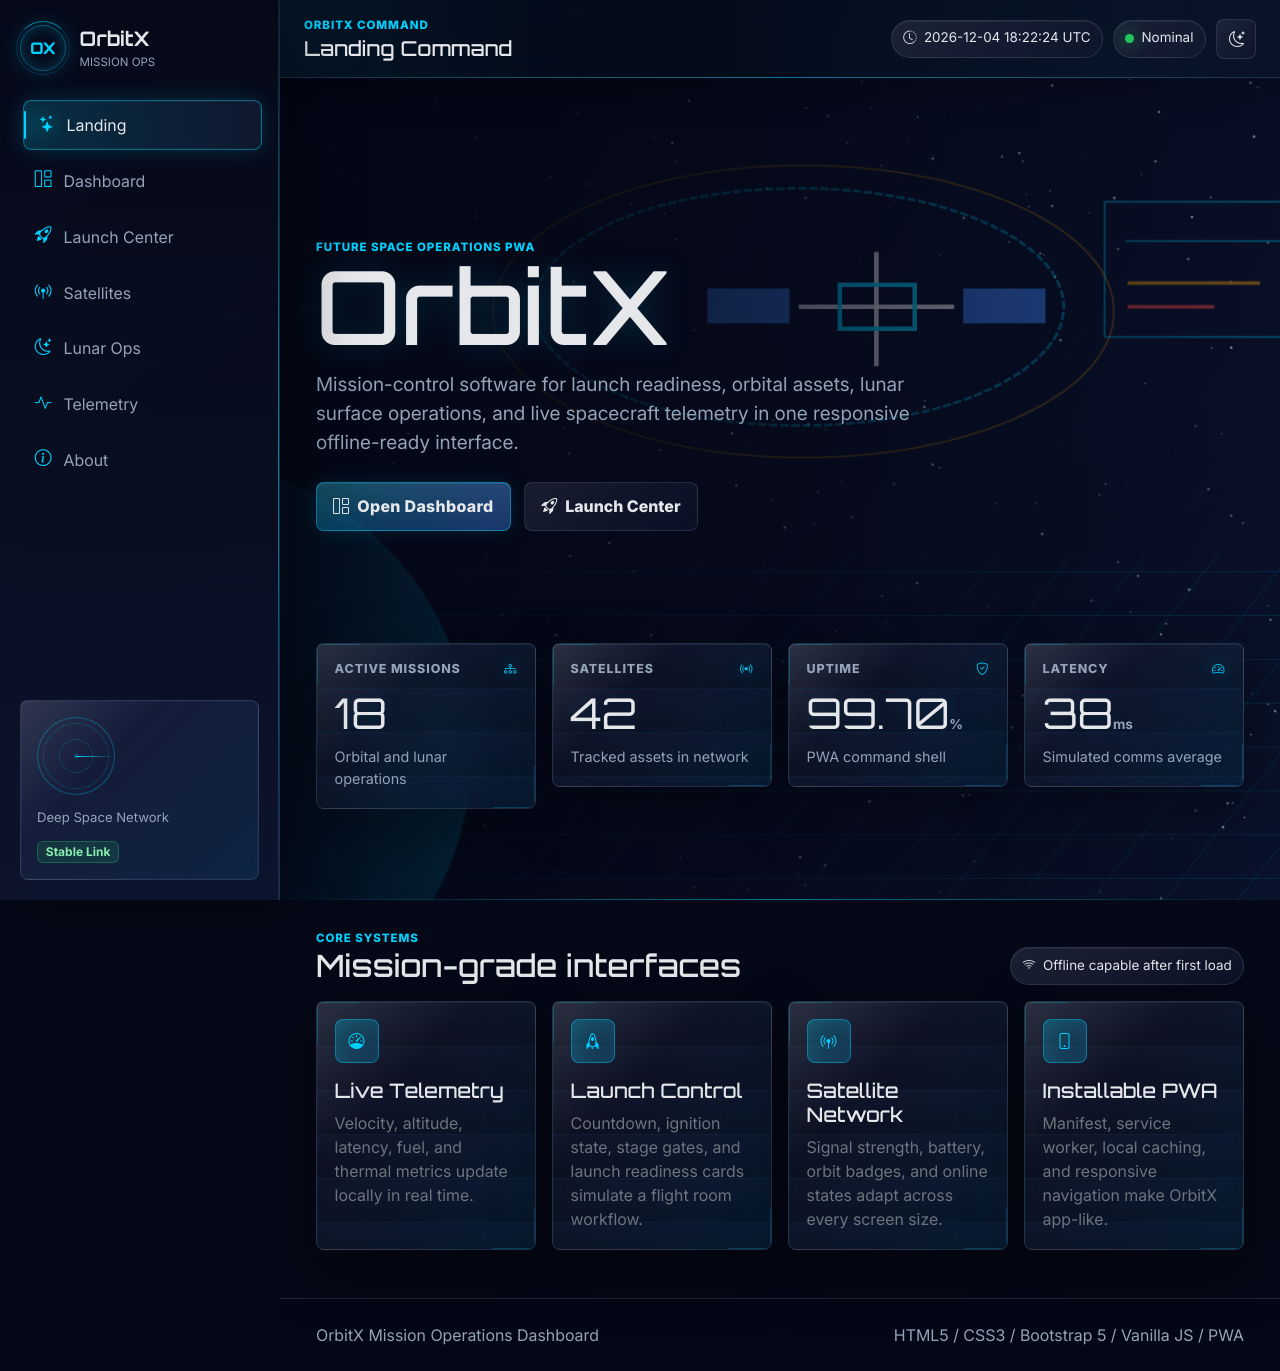
<file: index.html>
﻿<!doctype html>
<html lang="en">
<head>
  <meta charset="utf-8">
  <meta name="viewport" content="width=device-width, initial-scale=1">
  <meta name="theme-color" content="#050816">
  <meta name="description" content="OrbitX is a futuristic responsive PWA for space mission operations, launch control, satellites, lunar resources, and telemetry.">
  <title>OrbitX | Mission Operations</title>
  <link rel="manifest" href="manifest.json">
  <link rel="apple-touch-icon" href="images/orbitx-icon-192.png">
  <link rel="preconnect" href="https://fonts.googleapis.com">
  <link rel="preconnect" href="https://fonts.gstatic.com" crossorigin>
  <link href="https://fonts.googleapis.com/css2?family=Inter:wght@400;500;600;700;800&family=Orbitron:wght@600;700;800;900&display=swap" rel="stylesheet">
  <link href="https://cdn.jsdelivr.net/npm/bootstrap@5.3.3/dist/css/bootstrap.min.css" rel="stylesheet">
  <link href="https://cdn.jsdelivr.net/npm/bootstrap-icons@1.11.3/font/bootstrap-icons.min.css" rel="stylesheet">
  <link rel="stylesheet" href="css/style.css">
  <link rel="stylesheet" href="css/responsive.css">
</head>
<body class="app-body" data-page="index">
  <div class="starscape" aria-hidden="true"></div>




    <main>
      <section class="landing-hero page-content">
        <div class="container-fluid">
          <div class="hero-copy fade-in">
            <span class="eyebrow">Future Space Operations PWA</span>
            <h1>OrbitX</h1>
            <p>Mission-control software for launch readiness, orbital assets, lunar surface operations, and live spacecraft telemetry in one responsive offline-ready interface.</p>
            <div class="hero-actions">
              <a class="btn btn-orbit" href="dashboard.html"><i class="bi bi-grid-1x2 me-2"></i>Open Dashboard</a>
              <a class="btn btn-ghost" href="launch.html"><i class="bi bi-rocket-takeoff me-2"></i>Launch Center</a>
            </div>
          </div>
          <div class="row g-3 mission-stat-grid">
            <div class="col-6 col-xl-3">
              <article class="glass-card stat-card fade-in delay-1">
                <span class="card-label">Active Missions <i class="bi bi-diagram-3"></i></span>
                <p class="metric-value counter" data-target="18">0</p>
                <p class="metric-note">Orbital and lunar operations</p>
              </article>
            </div>
            <div class="col-6 col-xl-3">
              <article class="glass-card stat-card fade-in delay-2">
                <span class="card-label">Satellites <i class="bi bi-broadcast"></i></span>
                <p class="metric-value counter" data-target="42">0</p>
                <p class="metric-note">Tracked assets in network</p>
              </article>
            </div>
            <div class="col-6 col-xl-3">
              <article class="glass-card stat-card fade-in delay-3">
                <span class="card-label">Uptime <i class="bi bi-shield-check"></i></span>
                <p class="metric-value"><span class="counter" data-target="99.98" data-decimals="2"></span><small>%</small></p>
                <p class="metric-note">PWA command shell</p>
              </article>
            </div>
            <div class="col-6 col-xl-3">
              <article class="glass-card stat-card fade-in delay-3">
                <span class="card-label">Latency <i class="bi bi-speedometer2"></i></span>
                <p class="metric-value"><span class="counter" data-target="38"></span><small>ms</small></p>
                <p class="metric-note">Simulated comms average</p>
              </article>
            </div>
          </div>
        </div>
      </section>

      <section class="page-content page-section">
        <div class="container-fluid">
          <div class="d-flex align-items-end justify-content-between gap-3 flex-wrap mb-3">
            <div>
              <span class="eyebrow">Core Systems</span>
              <h2 class="section-heading mb-0">Mission-grade interfaces</h2>
            </div>
            <span class="signal-pill"><i class="bi bi-wifi"></i> Offline capable after first load</span>
          </div>
          <div class="row g-3">
            <div class="col-md-6 col-xl-3">
              <article class="feature-tile fade-in">
                <span class="feature-icon"><i class="bi bi-speedometer"></i></span>
                <h3 class="h5">Live Telemetry</h3>
                <p class="text-secondary mb-0">Velocity, altitude, latency, fuel, and thermal metrics update locally in real time.</p>
              </article>
            </div>
            <div class="col-md-6 col-xl-3">
              <article class="feature-tile fade-in delay-1">
                <span class="feature-icon"><i class="bi bi-rocket"></i></span>
                <h3 class="h5">Launch Control</h3>
                <p class="text-secondary mb-0">Countdown, ignition state, stage gates, and launch readiness cards simulate a flight room workflow.</p>
              </article>
            </div>
            <div class="col-md-6 col-xl-3">
              <article class="feature-tile fade-in delay-2">
                <span class="feature-icon"><i class="bi bi-broadcast-pin"></i></span>
                <h3 class="h5">Satellite Network</h3>
                <p class="text-secondary mb-0">Signal strength, battery, orbit badges, and online states adapt across every screen size.</p>
              </article>
            </div>
            <div class="col-md-6 col-xl-3">
              <article class="feature-tile fade-in delay-3">
                <span class="feature-icon"><i class="bi bi-phone"></i></span>
                <h3 class="h5">Installable PWA</h3>
                <p class="text-secondary mb-0">Manifest, service worker, local caching, and responsive navigation make OrbitX app-like.</p>
              </article>
            </div>
          </div>
        </div>
      </section>
    </main>



  <script src="https://cdn.jsdelivr.net/npm/bootstrap@5.3.3/dist/js/bootstrap.bundle.min.js"></script>
  <script src="js/layout.js"></script>
  <script src="js/app.js"></script>
</body>
</html>
</file>
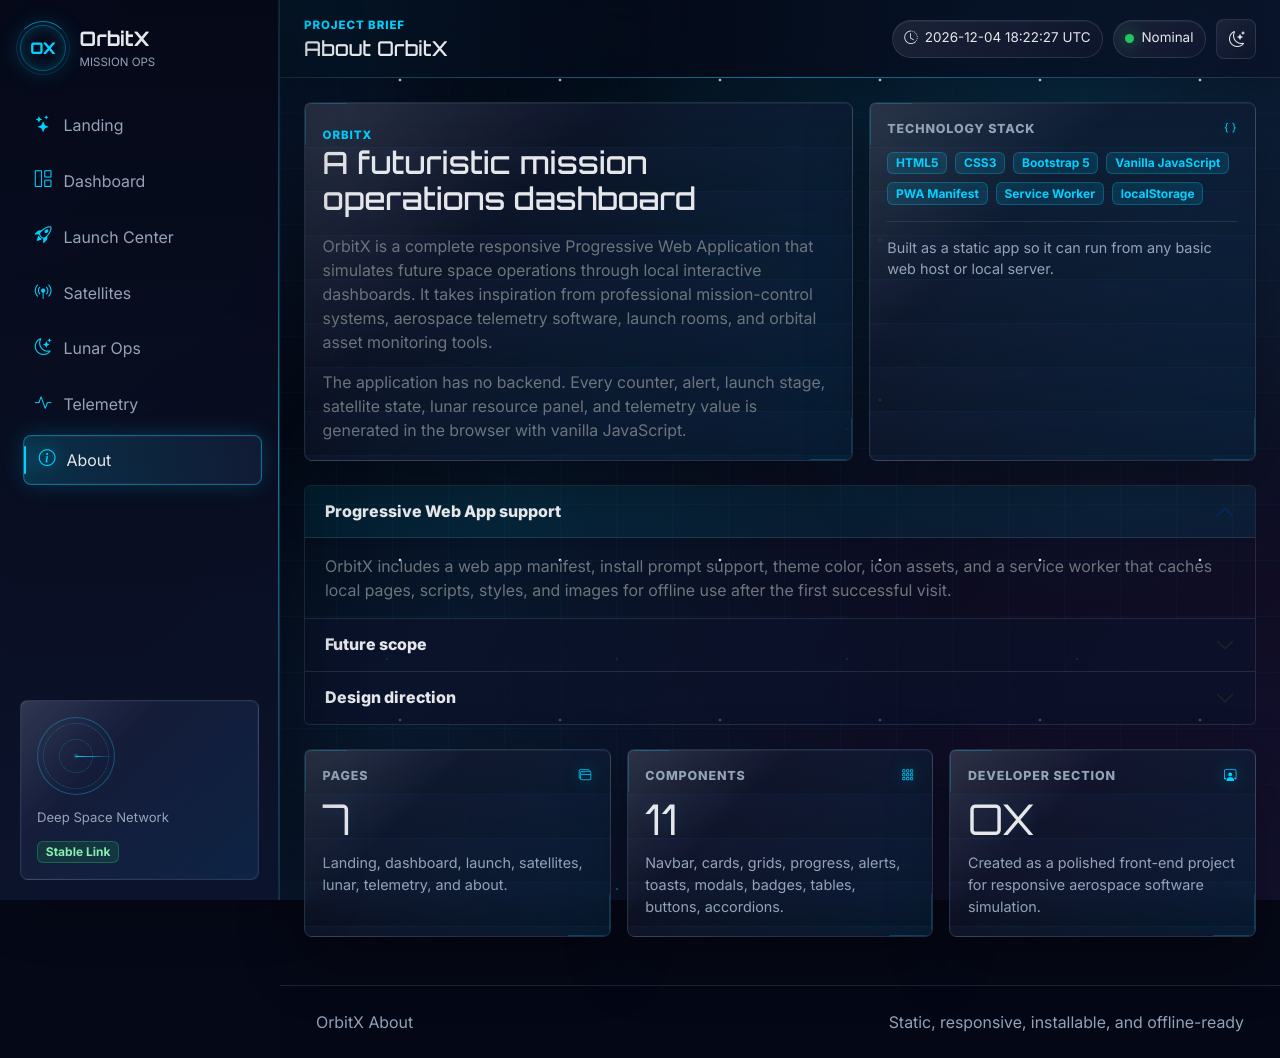
<file: about.html>
﻿<!doctype html>
<html lang="en">
<head>
  <meta charset="utf-8">
  <meta name="viewport" content="width=device-width, initial-scale=1">
  <meta name="theme-color" content="#050816">
  <meta name="description" content="About OrbitX, a futuristic responsive PWA space mission operations dashboard built with HTML, CSS, Bootstrap, and vanilla JavaScript.">
  <title>OrbitX | About</title>
  <link rel="manifest" href="manifest.json">
  <link rel="apple-touch-icon" href="images/orbitx-icon-192.png">
  <link rel="preconnect" href="https://fonts.googleapis.com">
  <link rel="preconnect" href="https://fonts.gstatic.com" crossorigin>
  <link href="https://fonts.googleapis.com/css2?family=Inter:wght@400;500;600;700;800&family=Orbitron:wght@600;700;800;900&display=swap" rel="stylesheet">
  <link href="https://cdn.jsdelivr.net/npm/bootstrap@5.3.3/dist/css/bootstrap.min.css" rel="stylesheet">
  <link href="https://cdn.jsdelivr.net/npm/bootstrap-icons@1.11.3/font/bootstrap-icons.min.css" rel="stylesheet">
  <link rel="stylesheet" href="css/style.css">
  <link rel="stylesheet" href="css/responsive.css">
</head>
<body class="app-body" data-page="about">
  <div class="starscape" aria-hidden="true"></div>




    <main class="page-content">
      <section class="page-section">
        <div class="row g-3 align-items-stretch">
          <div class="col-xl-7">
            <article class="glass-card h-100 fade-in">
              <span class="eyebrow">OrbitX</span>
              <h2 class="section-heading">A futuristic mission operations dashboard</h2>
              <p class="text-secondary">OrbitX is a complete responsive Progressive Web Application that simulates future space operations through local interactive dashboards. It takes inspiration from professional mission-control systems, aerospace telemetry software, launch rooms, and orbital asset monitoring tools.</p>
              <p class="text-secondary mb-0">The application has no backend. Every counter, alert, launch stage, satellite state, lunar resource panel, and telemetry value is generated in the browser with vanilla JavaScript.</p>
            </article>
          </div>
          <div class="col-xl-5">
            <article class="glass-card h-100 fade-in delay-1">
              <span class="card-label">Technology Stack <i class="bi bi-braces"></i></span>
              <div class="d-flex flex-wrap gap-2">
                <span class="badge badge-soft">HTML5</span>
                <span class="badge badge-soft">CSS3</span>
                <span class="badge badge-soft">Bootstrap 5</span>
                <span class="badge badge-soft">Vanilla JavaScript</span>
                <span class="badge badge-soft">PWA Manifest</span>
                <span class="badge badge-soft">Service Worker</span>
                <span class="badge badge-soft">localStorage</span>
              </div>
              <hr class="border-secondary">
              <p class="metric-note">Built as a static app so it can run from any basic web host or local server.</p>
            </article>
          </div>
        </div>
      </section>

      <section class="page-section">
        <div class="accordion" id="aboutAccordion">
          <div class="accordion-item">
            <h2 class="accordion-header">
              <button class="accordion-button" type="button" data-bs-toggle="collapse" data-bs-target="#pwaPanel" aria-expanded="true" aria-controls="pwaPanel">
                Progressive Web App support
              </button>
            </h2>
            <div id="pwaPanel" class="accordion-collapse collapse show" data-bs-parent="#aboutAccordion">
              <div class="accordion-body text-secondary">
                OrbitX includes a web app manifest, install prompt support, theme color, icon assets, and a service worker that caches local pages, scripts, styles, and images for offline use after the first successful visit.
              </div>
            </div>
          </div>
          <div class="accordion-item">
            <h2 class="accordion-header">
              <button class="accordion-button collapsed" type="button" data-bs-toggle="collapse" data-bs-target="#futurePanel" aria-expanded="false" aria-controls="futurePanel">
                Future scope
              </button>
            </h2>
            <div id="futurePanel" class="accordion-collapse collapse" data-bs-parent="#aboutAccordion">
              <div class="accordion-body text-secondary">
                Future versions could add real WebSocket telemetry, authenticated mission roles, 3D orbital visualization, live weather feeds, launch provider integrations, and persistent mission timelines backed by a database.
              </div>
            </div>
          </div>
          <div class="accordion-item">
            <h2 class="accordion-header">
              <button class="accordion-button collapsed" type="button" data-bs-toggle="collapse" data-bs-target="#designPanel" aria-expanded="false" aria-controls="designPanel">
                Design direction
              </button>
            </h2>
            <div id="designPanel" class="accordion-collapse collapse" data-bs-parent="#aboutAccordion">
              <div class="accordion-body text-secondary">
                The visual system uses a dark mission-control base, cyan and blue telemetry accents, warning and danger states, glassmorphism surfaces, restrained motion, and dense dashboard layouts intended for repeated operational scanning.
              </div>
            </div>
          </div>
        </div>
      </section>

      <section class="page-section">
        <div class="row g-3">
          <div class="col-md-4">
            <article class="metric-card h-100">
              <span class="card-label">Pages <i class="bi bi-window-stack"></i></span>
              <p class="metric-value"><span class="counter" data-target="7"></span></p>
              <p class="metric-note">Landing, dashboard, launch, satellites, lunar, telemetry, and about.</p>
            </article>
          </div>
          <div class="col-md-4">
            <article class="metric-card h-100">
              <span class="card-label">Components <i class="bi bi-grid-3x3-gap"></i></span>
              <p class="metric-value"><span class="counter" data-target="11"></span></p>
              <p class="metric-note">Navbar, cards, grids, progress, alerts, toasts, modals, badges, tables, buttons, accordions.</p>
            </article>
          </div>
          <div class="col-md-4">
            <article class="metric-card h-100">
              <span class="card-label">Developer Section <i class="bi bi-person-workspace"></i></span>
              <p class="metric-value">OX</p>
              <p class="metric-note">Created as a polished front-end project for responsive aerospace software simulation.</p>
            </article>
          </div>
        </div>
      </section>
    </main>


  <script src="https://cdn.jsdelivr.net/npm/bootstrap@5.3.3/dist/js/bootstrap.bundle.min.js"></script>
  <script src="js/layout.js"></script>
  <script src="js/app.js"></script>
</body>
</html>
</file>
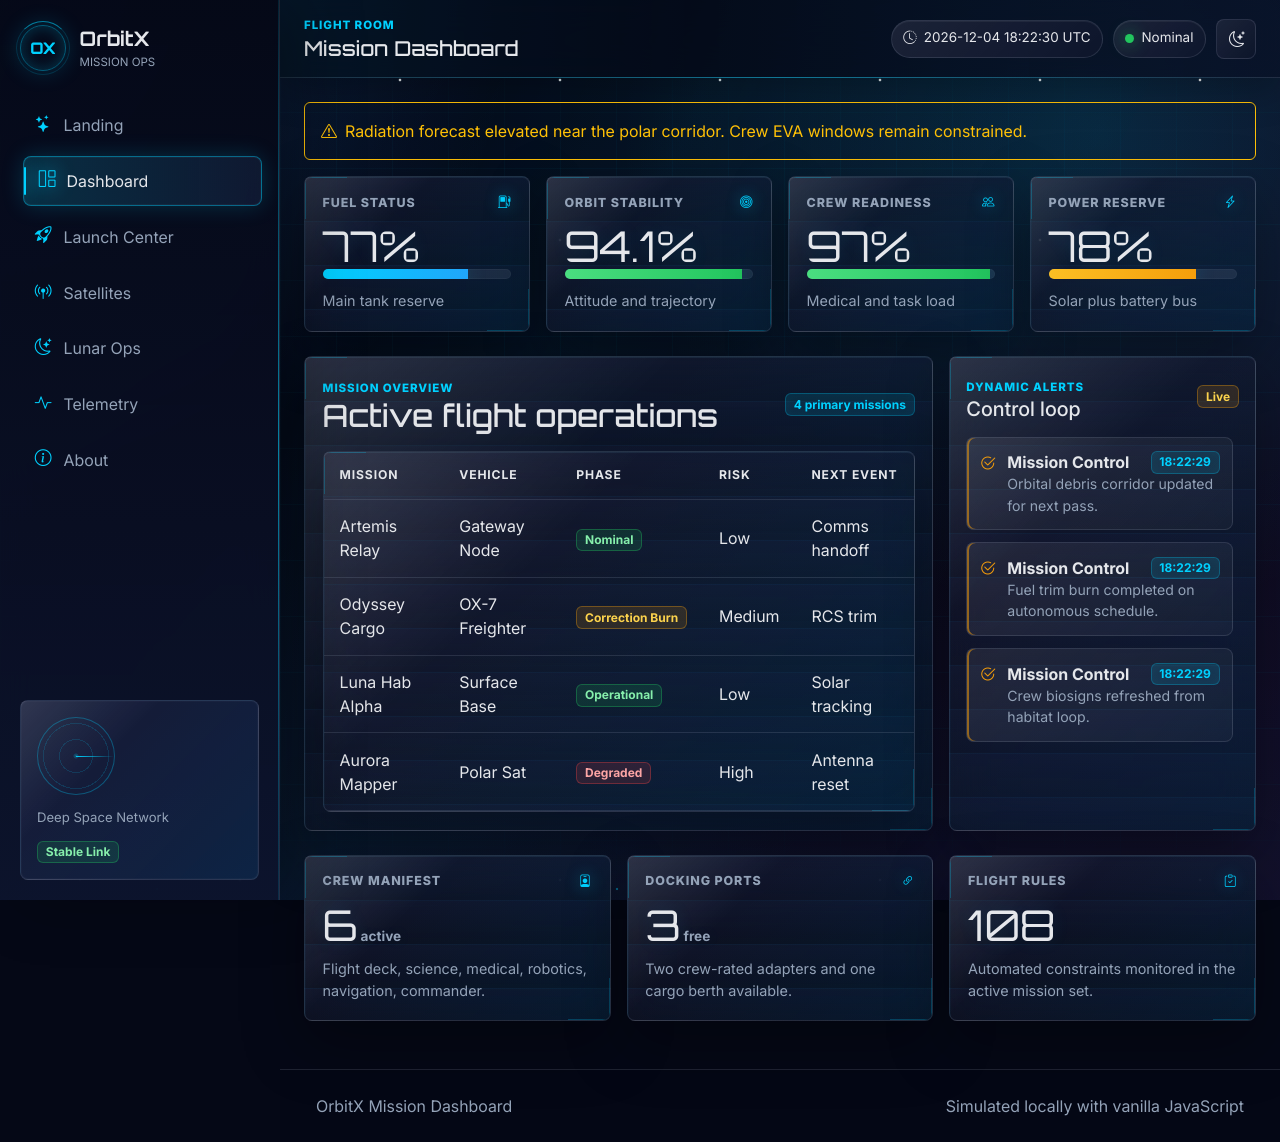
<file: dashboard.html>
﻿<!doctype html>
<html lang="en">
<head>
  <meta charset="utf-8">
  <meta name="viewport" content="width=device-width, initial-scale=1">
  <meta name="theme-color" content="#050816">
  <meta name="description" content="OrbitX mission dashboard with crew statistics, fuel, orbit stability, alerts, and mission tables.">
  <title>OrbitX | Mission Dashboard</title>
  <link rel="manifest" href="manifest.json">
  <link rel="apple-touch-icon" href="images/orbitx-icon-192.png">
  <link rel="preconnect" href="https://fonts.googleapis.com">
  <link rel="preconnect" href="https://fonts.gstatic.com" crossorigin>
  <link href="https://fonts.googleapis.com/css2?family=Inter:wght@400;500;600;700;800&family=Orbitron:wght@600;700;800;900&display=swap" rel="stylesheet">
  <link href="https://cdn.jsdelivr.net/npm/bootstrap@5.3.3/dist/css/bootstrap.min.css" rel="stylesheet">
  <link href="https://cdn.jsdelivr.net/npm/bootstrap-icons@1.11.3/font/bootstrap-icons.min.css" rel="stylesheet">
  <link rel="stylesheet" href="css/style.css">
  <link rel="stylesheet" href="css/responsive.css">
</head>
<body class="app-body" data-page="dashboard">
  <div class="starscape" aria-hidden="true"></div>




    <main class="page-content">
      <section class="page-section">
        <div class="alert alert-warning bg-transparent border-warning text-warning pulse-alert d-flex align-items-center gap-2" role="alert">
          <i class="bi bi-exclamation-triangle"></i>
          <div>Radiation forecast elevated near the polar corridor. Crew EVA windows remain constrained.</div>
        </div>
        <div class="row g-3">
          <div class="col-md-6 col-xl-3">
            <article class="metric-card fade-in">
              <span class="card-label">Fuel Status <i class="bi bi-fuel-pump"></i></span>
              <p class="metric-value" id="fuelStatusValue">--</p>
              <div class="progress" role="progressbar" aria-label="Fuel status"><div class="progress-bar" id="fuelStatusBar"></div></div>
              <p class="metric-note">Main tank reserve</p>
            </article>
          </div>
          <div class="col-md-6 col-xl-3">
            <article class="metric-card fade-in delay-1">
              <span class="card-label">Orbit Stability <i class="bi bi-bullseye"></i></span>
              <p class="metric-value" id="orbitStabilityValue">--</p>
              <div class="progress" role="progressbar" aria-label="Orbit stability"><div class="progress-bar bg-success" id="orbitStabilityBar"></div></div>
              <p class="metric-note">Attitude and trajectory</p>
            </article>
          </div>
          <div class="col-md-6 col-xl-3">
            <article class="metric-card fade-in delay-2">
              <span class="card-label">Crew Readiness <i class="bi bi-people"></i></span>
              <p class="metric-value" id="crewReadinessValue">--</p>
              <div class="progress" role="progressbar" aria-label="Crew readiness"><div class="progress-bar bg-success" id="crewReadinessBar"></div></div>
              <p class="metric-note">Medical and task load</p>
            </article>
          </div>
          <div class="col-md-6 col-xl-3">
            <article class="metric-card fade-in delay-3">
              <span class="card-label">Power Reserve <i class="bi bi-lightning-charge"></i></span>
              <p class="metric-value" id="powerReserveValue">--</p>
              <div class="progress" role="progressbar" aria-label="Power reserve"><div class="progress-bar bg-warning" id="powerReserveBar"></div></div>
              <p class="metric-note">Solar plus battery bus</p>
            </article>
          </div>
        </div>
      </section>

      <section class="page-section">
        <div class="row g-3">
          <div class="col-xl-8">
            <article class="glass-card h-100">
              <div class="d-flex align-items-center justify-content-between gap-3 flex-wrap mb-3">
                <div>
                  <span class="eyebrow">Mission Overview</span>
                  <h2 class="section-heading mb-0">Active flight operations</h2>
                </div>
                <span class="badge badge-soft">4 primary missions</span>
              </div>
              <div class="orbit-table-wrap table-responsive">
                <table class="table orbit-table align-middle">
                  <thead>
                    <tr>
                      <th>Mission</th>
                      <th>Vehicle</th>
                      <th>Phase</th>
                      <th>Risk</th>
                      <th>Next Event</th>
                    </tr>
                  </thead>
                  <tbody>
                    <tr>
                      <td>Artemis Relay</td>
                      <td>Gateway Node</td>
                      <td><span class="badge badge-success-soft">Nominal</span></td>
                      <td>Low</td>
                      <td>Comms handoff</td>
                    </tr>
                    <tr>
                      <td>Odyssey Cargo</td>
                      <td>OX-7 Freighter</td>
                      <td><span class="badge badge-warning-soft">Correction Burn</span></td>
                      <td>Medium</td>
                      <td>RCS trim</td>
                    </tr>
                    <tr>
                      <td>Luna Hab Alpha</td>
                      <td>Surface Base</td>
                      <td><span class="badge badge-success-soft">Operational</span></td>
                      <td>Low</td>
                      <td>Solar tracking</td>
                    </tr>
                    <tr>
                      <td>Aurora Mapper</td>
                      <td>Polar Sat</td>
                      <td><span class="badge badge-danger-soft">Degraded</span></td>
                      <td>High</td>
                      <td>Antenna reset</td>
                    </tr>
                  </tbody>
                </table>
              </div>
            </article>
          </div>
          <div class="col-xl-4">
            <aside class="alert-panel h-100">
              <div class="d-flex align-items-center justify-content-between gap-2 mb-3">
                <div>
                  <span class="eyebrow">Dynamic Alerts</span>
                  <h2 class="h5 mb-0">Control loop</h2>
                </div>
                <span class="badge badge-warning-soft">Live</span>
              </div>
              <div class="alert-feed" id="dashboardAlertFeed"></div>
            </aside>
          </div>
        </div>
      </section>

      <section class="page-section">
        <div class="row g-3">
          <div class="col-md-4">
            <article class="glass-card">
              <span class="card-label">Crew Manifest <i class="bi bi-person-badge"></i></span>
              <p class="metric-value"><span class="counter" data-target="6"></span><small> active</small></p>
              <p class="metric-note">Flight deck, science, medical, robotics, navigation, commander.</p>
            </article>
          </div>
          <div class="col-md-4">
            <article class="glass-card">
              <span class="card-label">Docking Ports <i class="bi bi-link-45deg"></i></span>
              <p class="metric-value"><span class="counter" data-target="3"></span><small> free</small></p>
              <p class="metric-note">Two crew-rated adapters and one cargo berth available.</p>
            </article>
          </div>
          <div class="col-md-4">
            <article class="glass-card">
              <span class="card-label">Flight Rules <i class="bi bi-clipboard-check"></i></span>
              <p class="metric-value"><span class="counter" data-target="128"></span></p>
              <p class="metric-note">Automated constraints monitored in the active mission set.</p>
            </article>
          </div>
        </div>
      </section>
    </main>


  <script src="https://cdn.jsdelivr.net/npm/bootstrap@5.3.3/dist/js/bootstrap.bundle.min.js"></script>
  <script src="js/layout.js"></script>
  <script src="js/app.js"></script>
  <script src="js/dashboard.js"></script>
</body>
</html>
</file>
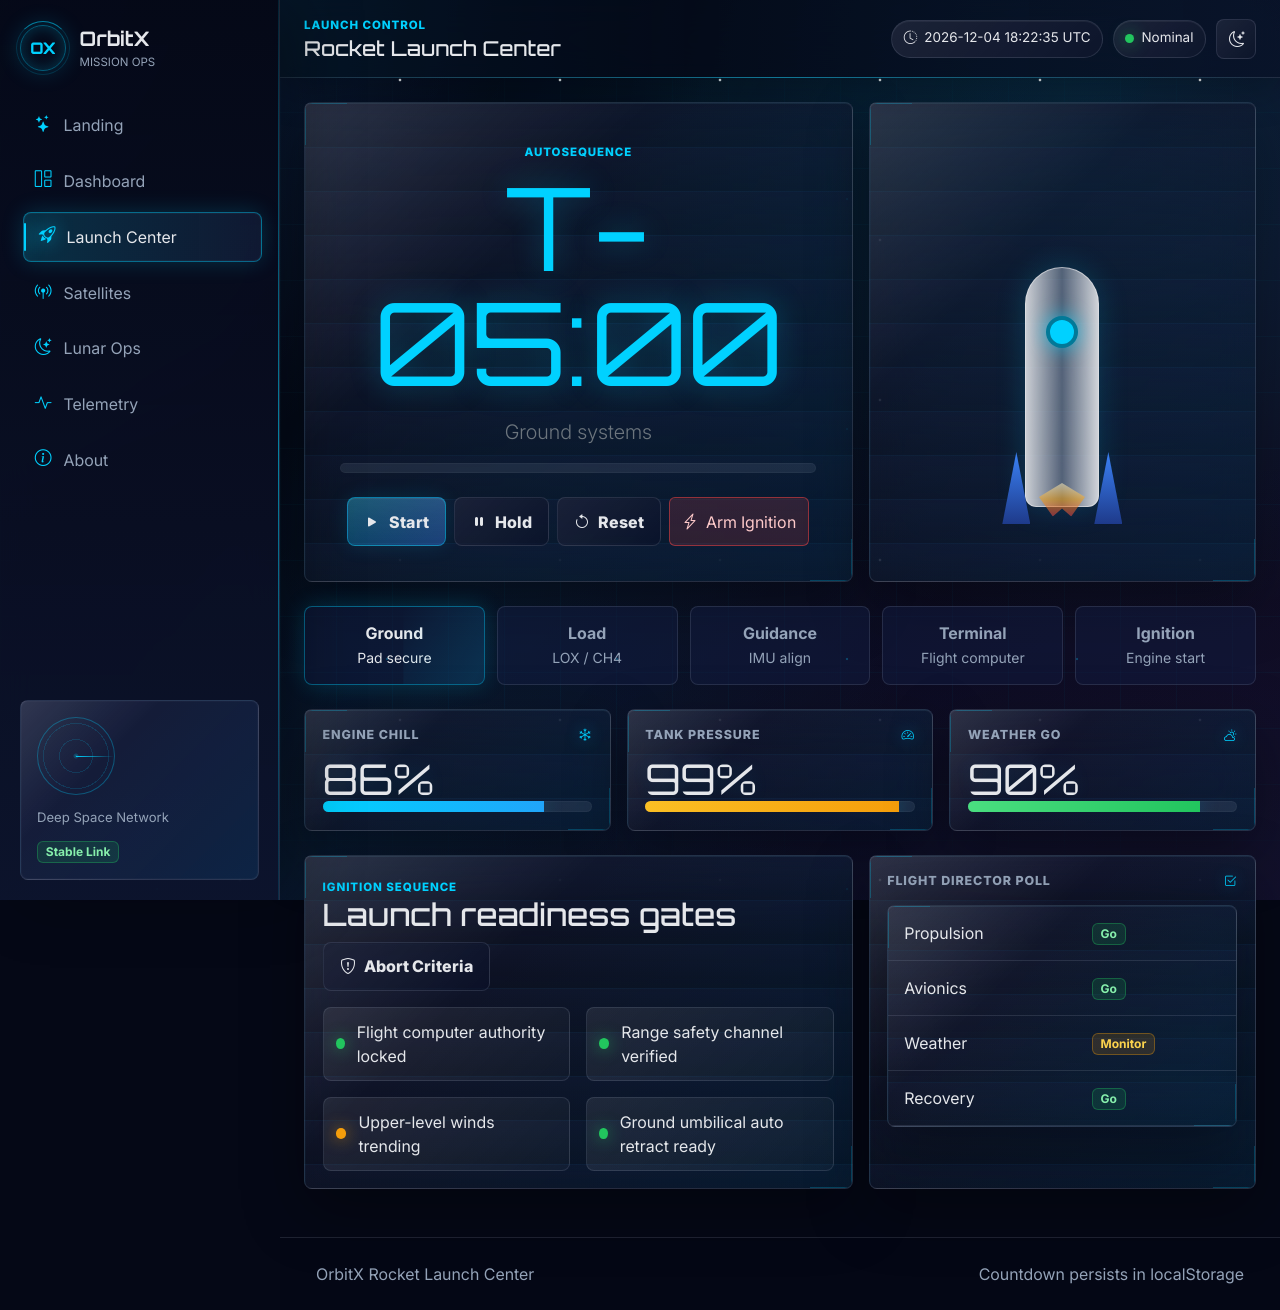
<file: launch.html>
﻿<!doctype html>
<html lang="en">
<head>
  <meta charset="utf-8">
  <meta name="viewport" content="width=device-width, initial-scale=1">
  <meta name="theme-color" content="#050816">
  <meta name="description" content="OrbitX launch center with countdown timer, stage indicators, rocket status, and ignition sequence simulation.">
  <title>OrbitX | Rocket Launch Center</title>
  <link rel="manifest" href="manifest.json">
  <link rel="apple-touch-icon" href="images/orbitx-icon-192.png">
  <link rel="preconnect" href="https://fonts.googleapis.com">
  <link rel="preconnect" href="https://fonts.gstatic.com" crossorigin>
  <link href="https://fonts.googleapis.com/css2?family=Inter:wght@400;500;600;700;800&family=Orbitron:wght@600;700;800;900&display=swap" rel="stylesheet">
  <link href="https://cdn.jsdelivr.net/npm/bootstrap@5.3.3/dist/css/bootstrap.min.css" rel="stylesheet">
  <link href="https://cdn.jsdelivr.net/npm/bootstrap-icons@1.11.3/font/bootstrap-icons.min.css" rel="stylesheet">
  <link rel="stylesheet" href="css/style.css">
  <link rel="stylesheet" href="css/responsive.css">
</head>
<body class="app-body" data-page="launch">
  <div class="starscape" aria-hidden="true"></div>




    <main class="page-content">
      <section class="page-section">
        <div class="row g-3 align-items-stretch">
          <div class="col-xl-7">
            <article class="glass-card launch-clock h-100 fade-in">
              <span class="eyebrow">Autosequence</span>
              <p class="countdown-display" id="countdownDisplay">T-05:00</p>
              <p class="lead text-secondary mb-3" id="launchStageLabel">Ground systems</p>
              <div class="progress mb-4" role="progressbar" aria-label="Launch progress">
                <div class="progress-bar" id="launchProgress"></div>
              </div>
              <div class="d-flex flex-wrap justify-content-center gap-2">
                <button class="btn btn-orbit" id="launchStart" type="button"><i class="bi bi-play-fill me-2"></i>Start</button>
                <button class="btn btn-ghost" id="launchHold" type="button"><i class="bi bi-pause-fill me-2"></i>Hold</button>
                <button class="btn btn-ghost" id="launchReset" type="button"><i class="bi bi-arrow-counterclockwise me-2"></i>Reset</button>
                <button class="btn btn-danger-orbit" id="ignitionBtn" type="button"><i class="bi bi-lightning-charge me-2"></i>Arm Ignition</button>
              </div>
            </article>
          </div>
          <div class="col-xl-5">
            <article class="glass-card rocket-visual h-100" id="rocketVisual" aria-label="Animated rocket status">
              <div class="rocket-body"><span class="rocket-window"></span></div>
              <div class="rocket-flame"></div>
            </article>
          </div>
        </div>
      </section>

      <section class="page-section">
        <div class="stage-track">
          <div class="stage-step active"><strong>Ground</strong><br><small>Pad secure</small></div>
          <div class="stage-step"><strong>Load</strong><br><small>LOX / CH4</small></div>
          <div class="stage-step"><strong>Guidance</strong><br><small>IMU align</small></div>
          <div class="stage-step"><strong>Terminal</strong><br><small>Flight computer</small></div>
          <div class="stage-step"><strong>Ignition</strong><br><small>Engine start</small></div>
        </div>
      </section>

      <section class="page-section">
        <div class="row g-3">
          <div class="col-md-4">
            <article class="metric-card">
              <span class="card-label">Engine Chill <i class="bi bi-snow"></i></span>
              <p class="metric-value" id="engineChillValue">--</p>
              <div class="progress" role="progressbar" aria-label="Engine chill"><div class="progress-bar" id="engineChillBar"></div></div>
            </article>
          </div>
          <div class="col-md-4">
            <article class="metric-card">
              <span class="card-label">Tank Pressure <i class="bi bi-speedometer2"></i></span>
              <p class="metric-value" id="tankPressureValue">--</p>
              <div class="progress" role="progressbar" aria-label="Tank pressure"><div class="progress-bar bg-warning" id="tankPressureBar"></div></div>
            </article>
          </div>
          <div class="col-md-4">
            <article class="metric-card">
              <span class="card-label">Weather Go <i class="bi bi-cloud-sun"></i></span>
              <p class="metric-value" id="weatherValue">--</p>
              <div class="progress" role="progressbar" aria-label="Weather go"><div class="progress-bar bg-success" id="weatherBar"></div></div>
            </article>
          </div>
        </div>
      </section>

      <section class="page-section">
        <div class="row g-3">
          <div class="col-lg-7">
            <article class="glass-card h-100">
              <div class="d-flex align-items-center justify-content-between gap-2 flex-wrap mb-3">
                <div>
                  <span class="eyebrow">Ignition Sequence</span>
                  <h2 class="section-heading mb-0">Launch readiness gates</h2>
                </div>
                <button class="btn btn-ghost" type="button" data-bs-toggle="modal" data-bs-target="#abortModal"><i class="bi bi-shield-exclamation me-2"></i>Abort Criteria</button>
              </div>
              <div class="row g-3">
                <div class="col-sm-6">
                  <div class="habitat-node"><span class="node-light"></span><span>Flight computer authority locked</span></div>
                </div>
                <div class="col-sm-6">
                  <div class="habitat-node"><span class="node-light"></span><span>Range safety channel verified</span></div>
                </div>
                <div class="col-sm-6">
                  <div class="habitat-node"><span class="node-light warning"></span><span>Upper-level winds trending</span></div>
                </div>
                <div class="col-sm-6">
                  <div class="habitat-node"><span class="node-light"></span><span>Ground umbilical auto retract ready</span></div>
                </div>
              </div>
            </article>
          </div>
          <div class="col-lg-5">
            <article class="glass-card h-100">
              <span class="card-label">Flight Director Poll <i class="bi bi-check2-square"></i></span>
              <div class="orbit-table-wrap table-responsive">
                <table class="table orbit-table align-middle">
                  <tbody>
                    <tr><td>Propulsion</td><td><span class="badge badge-success-soft">Go</span></td></tr>
                    <tr><td>Avionics</td><td><span class="badge badge-success-soft">Go</span></td></tr>
                    <tr><td>Weather</td><td><span class="badge badge-warning-soft">Monitor</span></td></tr>
                    <tr><td>Recovery</td><td><span class="badge badge-success-soft">Go</span></td></tr>
                  </tbody>
                </table>
              </div>
            </article>
          </div>
        </div>
      </section>
    </main>


  <div class="modal fade" id="abortModal" tabindex="-1" aria-labelledby="abortModalLabel" aria-hidden="true">
    <div class="modal-dialog modal-dialog-centered">
      <div class="modal-content">
        <div class="modal-header">
          <h2 class="modal-title fs-5" id="abortModalLabel">Abort Criteria</h2>
          <button type="button" class="btn-close btn-close-white" data-bs-dismiss="modal" aria-label="Close"></button>
        </div>
        <div class="modal-body">
          <ul class="mb-0">
            <li>Engine controller mismatch above 2.4 percent.</li>
            <li>Tank pressure outside committed launch corridor.</li>
            <li>Range safety link drop beyond three seconds.</li>
            <li>Upper-level wind shear breach during terminal count.</li>
          </ul>
        </div>
        <div class="modal-footer">
          <button type="button" class="btn btn-ghost" data-bs-dismiss="modal">Close</button>
        </div>
      </div>
    </div>
  </div>

  <script src="https://cdn.jsdelivr.net/npm/bootstrap@5.3.3/dist/js/bootstrap.bundle.min.js"></script>
  <script src="js/layout.js"></script>
  <script src="js/app.js"></script>
  <script src="js/launch.js"></script>
</body>
</html>
</file>
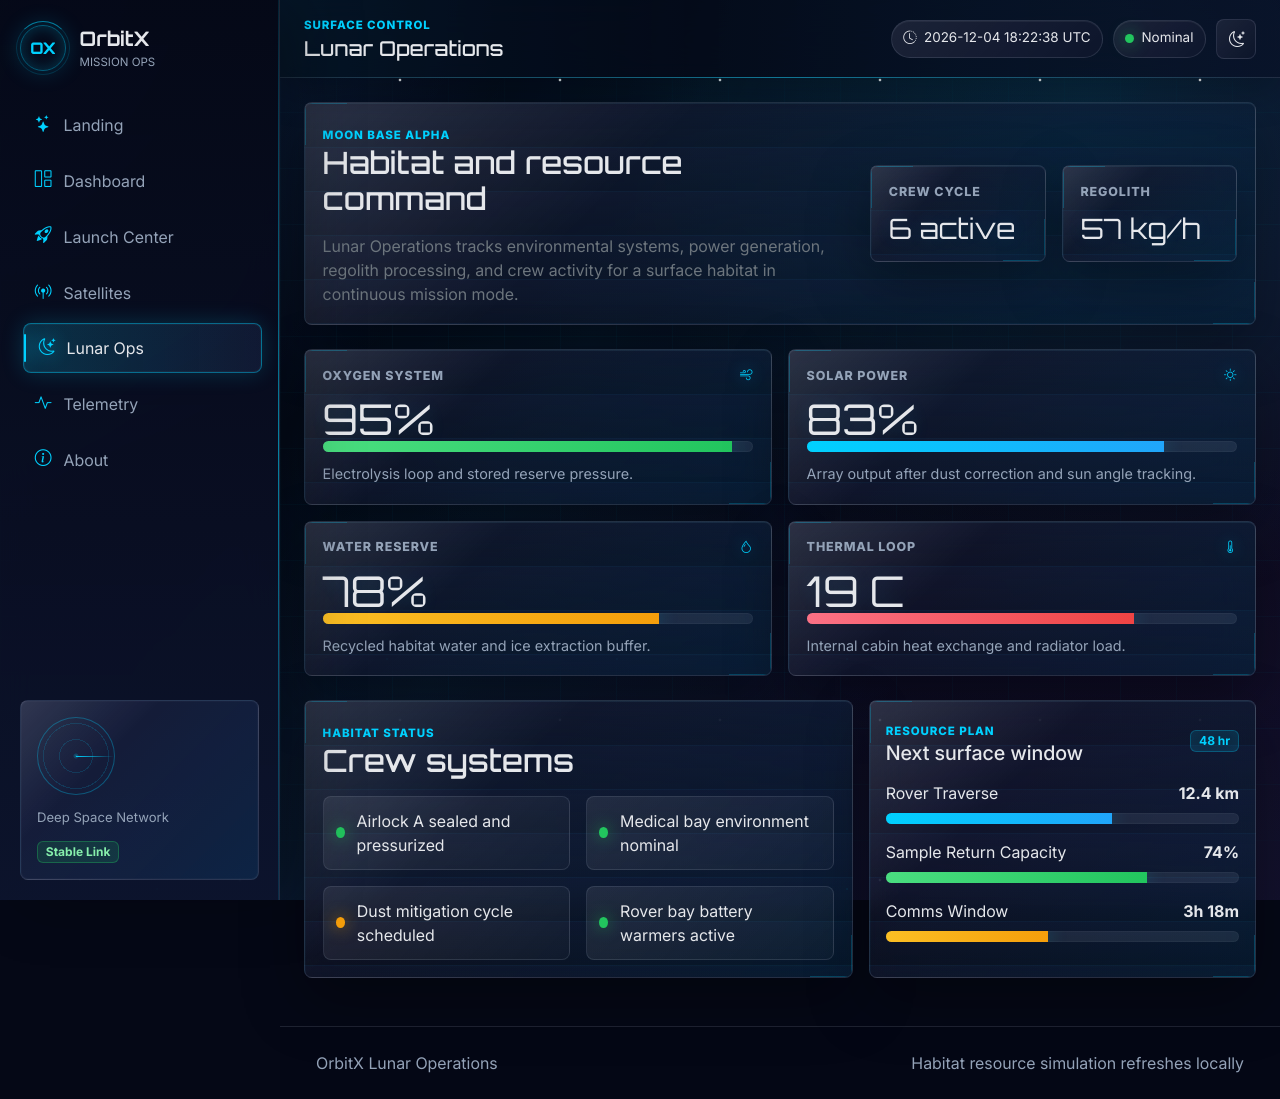
<file: lunar.html>
﻿<!doctype html>
<html lang="en">
<head>
  <meta charset="utf-8">
  <meta name="viewport" content="width=device-width, initial-scale=1">
  <meta name="theme-color" content="#050816">
  <meta name="description" content="OrbitX lunar operations dashboard with oxygen, solar power, crew habitat status, and resource management panels.">
  <title>OrbitX | Lunar Operations</title>
  <link rel="manifest" href="manifest.json">
  <link rel="apple-touch-icon" href="images/orbitx-icon-192.png">
  <link rel="preconnect" href="https://fonts.googleapis.com">
  <link rel="preconnect" href="https://fonts.gstatic.com" crossorigin>
  <link href="https://fonts.googleapis.com/css2?family=Inter:wght@400;500;600;700;800&family=Orbitron:wght@600;700;800;900&display=swap" rel="stylesheet">
  <link href="https://cdn.jsdelivr.net/npm/bootstrap@5.3.3/dist/css/bootstrap.min.css" rel="stylesheet">
  <link href="https://cdn.jsdelivr.net/npm/bootstrap-icons@1.11.3/font/bootstrap-icons.min.css" rel="stylesheet">
  <link rel="stylesheet" href="css/style.css">
  <link rel="stylesheet" href="css/responsive.css">
</head>
<body class="app-body" data-page="lunar">
  <div class="starscape" aria-hidden="true"></div>




    <main class="page-content">
      <section class="page-section">
        <article class="glass-card lunar-band">
          <div class="row g-4 align-items-center">
            <div class="col-lg-7">
              <span class="eyebrow">Moon Base Alpha</span>
              <h2 class="section-heading">Habitat and resource command</h2>
              <p class="text-secondary mb-0">Lunar Operations tracks environmental systems, power generation, regolith processing, and crew activity for a surface habitat in continuous mission mode.</p>
            </div>
            <div class="col-lg-5">
              <div class="row g-3">
                <div class="col-6">
                  <div class="glass-card">
                    <span class="card-label">Crew Cycle</span>
                    <p class="metric-value fs-3" id="crewCycleValue">--</p>
                  </div>
                </div>
                <div class="col-6">
                  <div class="glass-card">
                    <span class="card-label">Regolith</span>
                    <p class="metric-value fs-3" id="regolithValue">--</p>
                  </div>
                </div>
              </div>
            </div>
          </div>
        </article>
      </section>

      <section class="page-section">
        <div class="row g-3">
          <div class="col-lg-6">
            <article class="metric-card h-100">
              <span class="card-label">Oxygen System <i class="bi bi-wind"></i></span>
              <p class="metric-value" id="oxygenValue">--</p>
              <div class="progress mb-2" role="progressbar" aria-label="Oxygen reserves"><div class="progress-bar bg-success" id="oxygenBar"></div></div>
              <p class="metric-note">Electrolysis loop and stored reserve pressure.</p>
            </article>
          </div>
          <div class="col-lg-6">
            <article class="metric-card h-100">
              <span class="card-label">Solar Power <i class="bi bi-sun"></i></span>
              <p class="metric-value" id="solarValue">--</p>
              <div class="progress mb-2" role="progressbar" aria-label="Solar power"><div class="progress-bar" id="solarBar"></div></div>
              <p class="metric-note">Array output after dust correction and sun angle tracking.</p>
            </article>
          </div>
          <div class="col-lg-6">
            <article class="metric-card h-100">
              <span class="card-label">Water Reserve <i class="bi bi-droplet"></i></span>
              <p class="metric-value" id="waterValue">--</p>
              <div class="progress mb-2" role="progressbar" aria-label="Water reserve"><div class="progress-bar bg-warning" id="waterBar"></div></div>
              <p class="metric-note">Recycled habitat water and ice extraction buffer.</p>
            </article>
          </div>
          <div class="col-lg-6">
            <article class="metric-card h-100">
              <span class="card-label">Thermal Loop <i class="bi bi-thermometer-half"></i></span>
              <p class="metric-value" id="thermalValue">--</p>
              <div class="progress mb-2" role="progressbar" aria-label="Thermal loop"><div class="progress-bar bg-danger" id="thermalBar"></div></div>
              <p class="metric-note">Internal cabin heat exchange and radiator load.</p>
            </article>
          </div>
        </div>
      </section>

      <section class="page-section">
        <div class="row g-3">
          <div class="col-xl-7">
            <article class="glass-card h-100">
              <span class="eyebrow">Habitat Status</span>
              <h2 class="section-heading">Crew systems</h2>
              <div class="row g-3">
                <div class="col-md-6">
                  <div class="habitat-node"><span class="node-light"></span><span>Airlock A sealed and pressurized</span></div>
                </div>
                <div class="col-md-6">
                  <div class="habitat-node"><span class="node-light"></span><span>Medical bay environment nominal</span></div>
                </div>
                <div class="col-md-6">
                  <div class="habitat-node"><span class="node-light warning"></span><span>Dust mitigation cycle scheduled</span></div>
                </div>
                <div class="col-md-6">
                  <div class="habitat-node"><span class="node-light"></span><span>Rover bay battery warmers active</span></div>
                </div>
              </div>
            </article>
          </div>
          <div class="col-xl-5">
            <article class="alert-panel h-100">
              <div class="d-flex align-items-center justify-content-between mb-3">
                <div>
                  <span class="eyebrow">Resource Plan</span>
                  <h2 class="h5 mb-0">Next surface window</h2>
                </div>
                <span class="badge badge-soft">48 hr</span>
              </div>
              <div class="resource-grid">
                <div class="resource-row">
                  <div class="resource-head"><span>Rover Traverse</span><strong>12.4 km</strong></div>
                  <div class="progress"><div class="progress-bar" style="width: 64%"></div></div>
                </div>
                <div class="resource-row">
                  <div class="resource-head"><span>Sample Return Capacity</span><strong>74%</strong></div>
                  <div class="progress"><div class="progress-bar bg-success" style="width: 74%"></div></div>
                </div>
                <div class="resource-row">
                  <div class="resource-head"><span>Comms Window</span><strong>3h 18m</strong></div>
                  <div class="progress"><div class="progress-bar bg-warning" style="width: 46%"></div></div>
                </div>
              </div>
            </article>
          </div>
        </div>
      </section>
    </main>


  <script src="https://cdn.jsdelivr.net/npm/bootstrap@5.3.3/dist/js/bootstrap.bundle.min.js"></script>
  <script src="js/layout.js"></script>
  <script src="js/app.js"></script>
</body>
</html>
</file>
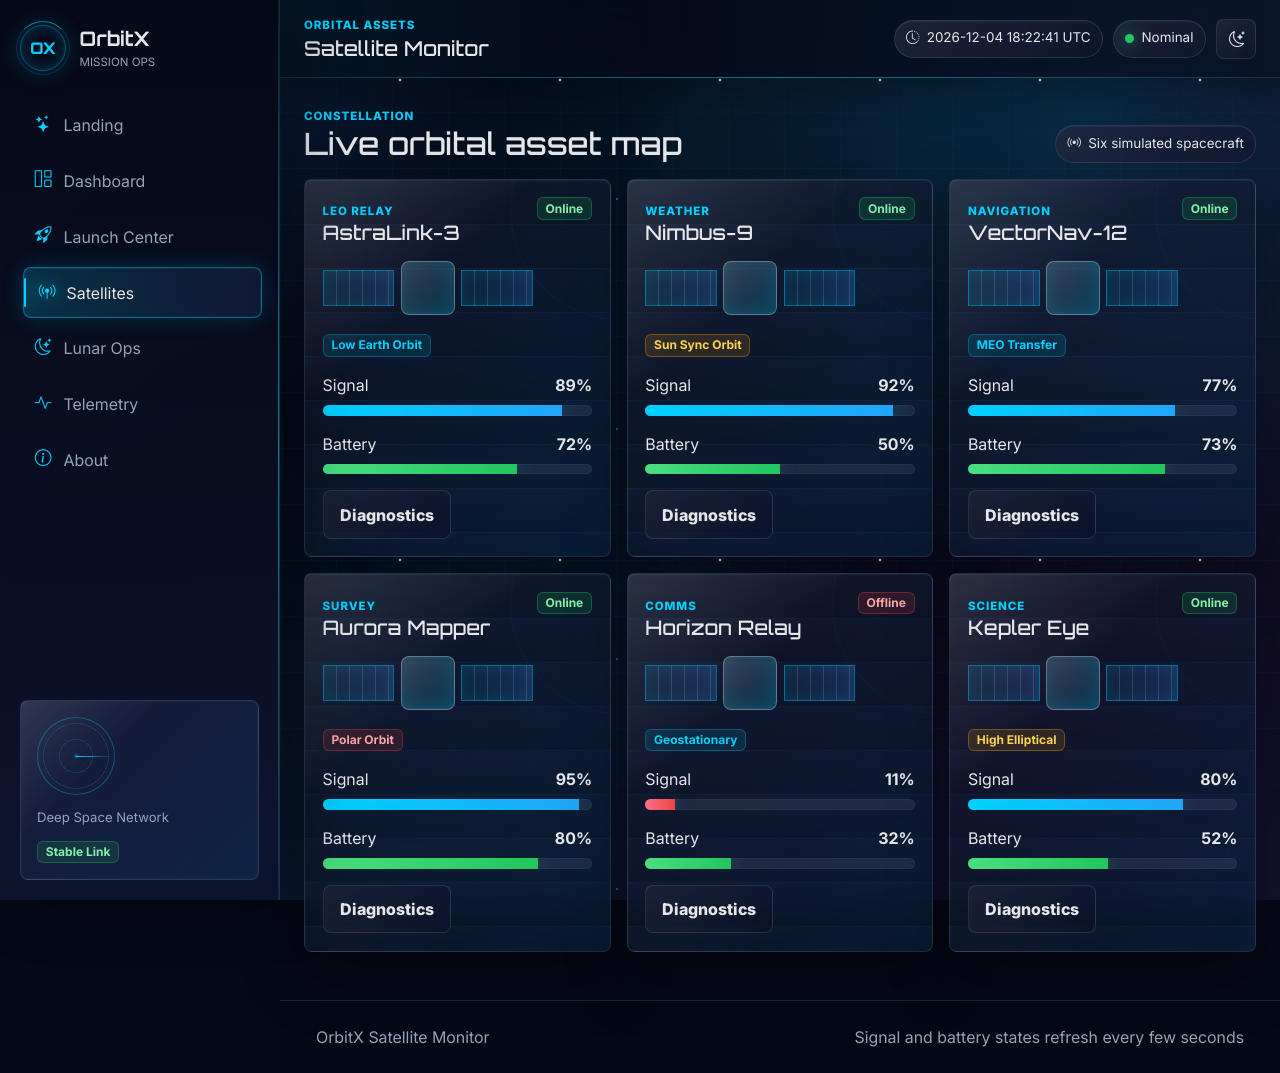
<file: satellites.html>
﻿<!doctype html>
<html lang="en">
<head>
  <meta charset="utf-8">
  <meta name="viewport" content="width=device-width, initial-scale=1">
  <meta name="theme-color" content="#050816">
  <meta name="description" content="OrbitX satellite monitor with signal strength, battery, orbit badges, and online or offline states.">
  <title>OrbitX | Satellite Monitor</title>
  <link rel="manifest" href="manifest.json">
  <link rel="apple-touch-icon" href="images/orbitx-icon-192.png">
  <link rel="preconnect" href="https://fonts.googleapis.com">
  <link rel="preconnect" href="https://fonts.gstatic.com" crossorigin>
  <link href="https://fonts.googleapis.com/css2?family=Inter:wght@400;500;600;700;800&family=Orbitron:wght@600;700;800;900&display=swap" rel="stylesheet">
  <link href="https://cdn.jsdelivr.net/npm/bootstrap@5.3.3/dist/css/bootstrap.min.css" rel="stylesheet">
  <link href="https://cdn.jsdelivr.net/npm/bootstrap-icons@1.11.3/font/bootstrap-icons.min.css" rel="stylesheet">
  <link rel="stylesheet" href="css/style.css">
  <link rel="stylesheet" href="css/responsive.css">
</head>
<body class="app-body" data-page="satellites">
  <div class="starscape" aria-hidden="true"></div>




    <main class="page-content">
      <section class="page-section">
        <div class="d-flex align-items-end justify-content-between gap-3 flex-wrap mb-3">
          <div>
            <span class="eyebrow">Constellation</span>
            <h2 class="section-heading mb-0">Live orbital asset map</h2>
          </div>
          <span class="signal-pill"><i class="bi bi-broadcast"></i> Six simulated spacecraft</span>
        </div>
        <div class="row g-3">
          <div class="col-md-6 col-xl-4">
            <article class="glass-card satellite-card h-100">
              <div class="d-flex justify-content-between align-items-start gap-2 mb-3">
                <div><span class="eyebrow">LEO Relay</span><h3 class="h5 mb-0">AstraLink-3</h3></div>
                <span class="badge badge-success-soft state-badge">Online</span>
              </div>
              <div class="satellite-visual" aria-hidden="true"><span class="sat-panel"></span><span class="sat-core"></span><span class="sat-panel"></span></div>
              <span class="badge badge-soft mb-3">Low Earth Orbit</span>
              <div class="resource-row mb-3">
                <div class="resource-head"><span>Signal</span><strong class="signal-value">--</strong></div>
                <div class="progress"><div class="progress-bar signal-bar"></div></div>
              </div>
              <div class="resource-row mb-3">
                <div class="resource-head"><span>Battery</span><strong class="battery-value">--</strong></div>
                <div class="progress"><div class="progress-bar bg-success battery-bar"></div></div>
              </div>
              <button class="btn btn-ghost satellite-detail" type="button" data-bs-toggle="modal" data-bs-target="#satelliteModal" data-name="AstraLink-3">Diagnostics</button>
            </article>
          </div>
          <div class="col-md-6 col-xl-4">
            <article class="glass-card satellite-card h-100">
              <div class="d-flex justify-content-between align-items-start gap-2 mb-3">
                <div><span class="eyebrow">Weather</span><h3 class="h5 mb-0">Nimbus-9</h3></div>
                <span class="badge badge-success-soft state-badge">Online</span>
              </div>
              <div class="satellite-visual" aria-hidden="true"><span class="sat-panel"></span><span class="sat-core"></span><span class="sat-panel"></span></div>
              <span class="badge badge-warning-soft mb-3">Sun Sync Orbit</span>
              <div class="resource-row mb-3">
                <div class="resource-head"><span>Signal</span><strong class="signal-value">--</strong></div>
                <div class="progress"><div class="progress-bar signal-bar"></div></div>
              </div>
              <div class="resource-row mb-3">
                <div class="resource-head"><span>Battery</span><strong class="battery-value">--</strong></div>
                <div class="progress"><div class="progress-bar bg-success battery-bar"></div></div>
              </div>
              <button class="btn btn-ghost satellite-detail" type="button" data-bs-toggle="modal" data-bs-target="#satelliteModal" data-name="Nimbus-9">Diagnostics</button>
            </article>
          </div>
          <div class="col-md-6 col-xl-4">
            <article class="glass-card satellite-card h-100">
              <div class="d-flex justify-content-between align-items-start gap-2 mb-3">
                <div><span class="eyebrow">Navigation</span><h3 class="h5 mb-0">VectorNav-12</h3></div>
                <span class="badge badge-success-soft state-badge">Online</span>
              </div>
              <div class="satellite-visual" aria-hidden="true"><span class="sat-panel"></span><span class="sat-core"></span><span class="sat-panel"></span></div>
              <span class="badge badge-soft mb-3">MEO Transfer</span>
              <div class="resource-row mb-3">
                <div class="resource-head"><span>Signal</span><strong class="signal-value">--</strong></div>
                <div class="progress"><div class="progress-bar signal-bar"></div></div>
              </div>
              <div class="resource-row mb-3">
                <div class="resource-head"><span>Battery</span><strong class="battery-value">--</strong></div>
                <div class="progress"><div class="progress-bar bg-success battery-bar"></div></div>
              </div>
              <button class="btn btn-ghost satellite-detail" type="button" data-bs-toggle="modal" data-bs-target="#satelliteModal" data-name="VectorNav-12">Diagnostics</button>
            </article>
          </div>
          <div class="col-md-6 col-xl-4">
            <article class="glass-card satellite-card h-100">
              <div class="d-flex justify-content-between align-items-start gap-2 mb-3">
                <div><span class="eyebrow">Survey</span><h3 class="h5 mb-0">Aurora Mapper</h3></div>
                <span class="badge badge-danger-soft state-badge">Offline</span>
              </div>
              <div class="satellite-visual" aria-hidden="true"><span class="sat-panel"></span><span class="sat-core"></span><span class="sat-panel"></span></div>
              <span class="badge badge-danger-soft mb-3">Polar Orbit</span>
              <div class="resource-row mb-3">
                <div class="resource-head"><span>Signal</span><strong class="signal-value">--</strong></div>
                <div class="progress"><div class="progress-bar signal-bar"></div></div>
              </div>
              <div class="resource-row mb-3">
                <div class="resource-head"><span>Battery</span><strong class="battery-value">--</strong></div>
                <div class="progress"><div class="progress-bar bg-success battery-bar"></div></div>
              </div>
              <button class="btn btn-ghost satellite-detail" type="button" data-bs-toggle="modal" data-bs-target="#satelliteModal" data-name="Aurora Mapper">Diagnostics</button>
            </article>
          </div>
          <div class="col-md-6 col-xl-4">
            <article class="glass-card satellite-card h-100">
              <div class="d-flex justify-content-between align-items-start gap-2 mb-3">
                <div><span class="eyebrow">Comms</span><h3 class="h5 mb-0">Horizon Relay</h3></div>
                <span class="badge badge-success-soft state-badge">Online</span>
              </div>
              <div class="satellite-visual" aria-hidden="true"><span class="sat-panel"></span><span class="sat-core"></span><span class="sat-panel"></span></div>
              <span class="badge badge-soft mb-3">Geostationary</span>
              <div class="resource-row mb-3">
                <div class="resource-head"><span>Signal</span><strong class="signal-value">--</strong></div>
                <div class="progress"><div class="progress-bar signal-bar"></div></div>
              </div>
              <div class="resource-row mb-3">
                <div class="resource-head"><span>Battery</span><strong class="battery-value">--</strong></div>
                <div class="progress"><div class="progress-bar bg-success battery-bar"></div></div>
              </div>
              <button class="btn btn-ghost satellite-detail" type="button" data-bs-toggle="modal" data-bs-target="#satelliteModal" data-name="Horizon Relay">Diagnostics</button>
            </article>
          </div>
          <div class="col-md-6 col-xl-4">
            <article class="glass-card satellite-card h-100">
              <div class="d-flex justify-content-between align-items-start gap-2 mb-3">
                <div><span class="eyebrow">Science</span><h3 class="h5 mb-0">Kepler Eye</h3></div>
                <span class="badge badge-success-soft state-badge">Online</span>
              </div>
              <div class="satellite-visual" aria-hidden="true"><span class="sat-panel"></span><span class="sat-core"></span><span class="sat-panel"></span></div>
              <span class="badge badge-warning-soft mb-3">High Elliptical</span>
              <div class="resource-row mb-3">
                <div class="resource-head"><span>Signal</span><strong class="signal-value">--</strong></div>
                <div class="progress"><div class="progress-bar signal-bar"></div></div>
              </div>
              <div class="resource-row mb-3">
                <div class="resource-head"><span>Battery</span><strong class="battery-value">--</strong></div>
                <div class="progress"><div class="progress-bar bg-success battery-bar"></div></div>
              </div>
              <button class="btn btn-ghost satellite-detail" type="button" data-bs-toggle="modal" data-bs-target="#satelliteModal" data-name="Kepler Eye">Diagnostics</button>
            </article>
          </div>
        </div>
      </section>
    </main>


  <div class="modal fade" id="satelliteModal" tabindex="-1" aria-labelledby="satelliteModalLabel" aria-hidden="true">
    <div class="modal-dialog modal-dialog-centered">
      <div class="modal-content">
        <div class="modal-header">
          <h2 class="modal-title fs-5" id="satelliteModalLabel">Satellite Diagnostics</h2>
          <button type="button" class="btn-close btn-close-white" data-bs-dismiss="modal" aria-label="Close"></button>
        </div>
        <div class="modal-body" id="satelliteModalBody"></div>
        <div class="modal-footer">
          <button type="button" class="btn btn-ghost" data-bs-dismiss="modal">Close</button>
        </div>
      </div>
    </div>
  </div>

  <script src="https://cdn.jsdelivr.net/npm/bootstrap@5.3.3/dist/js/bootstrap.bundle.min.js"></script>
  <script src="js/layout.js"></script>
  <script src="js/app.js"></script>
</body>
</html>
</file>
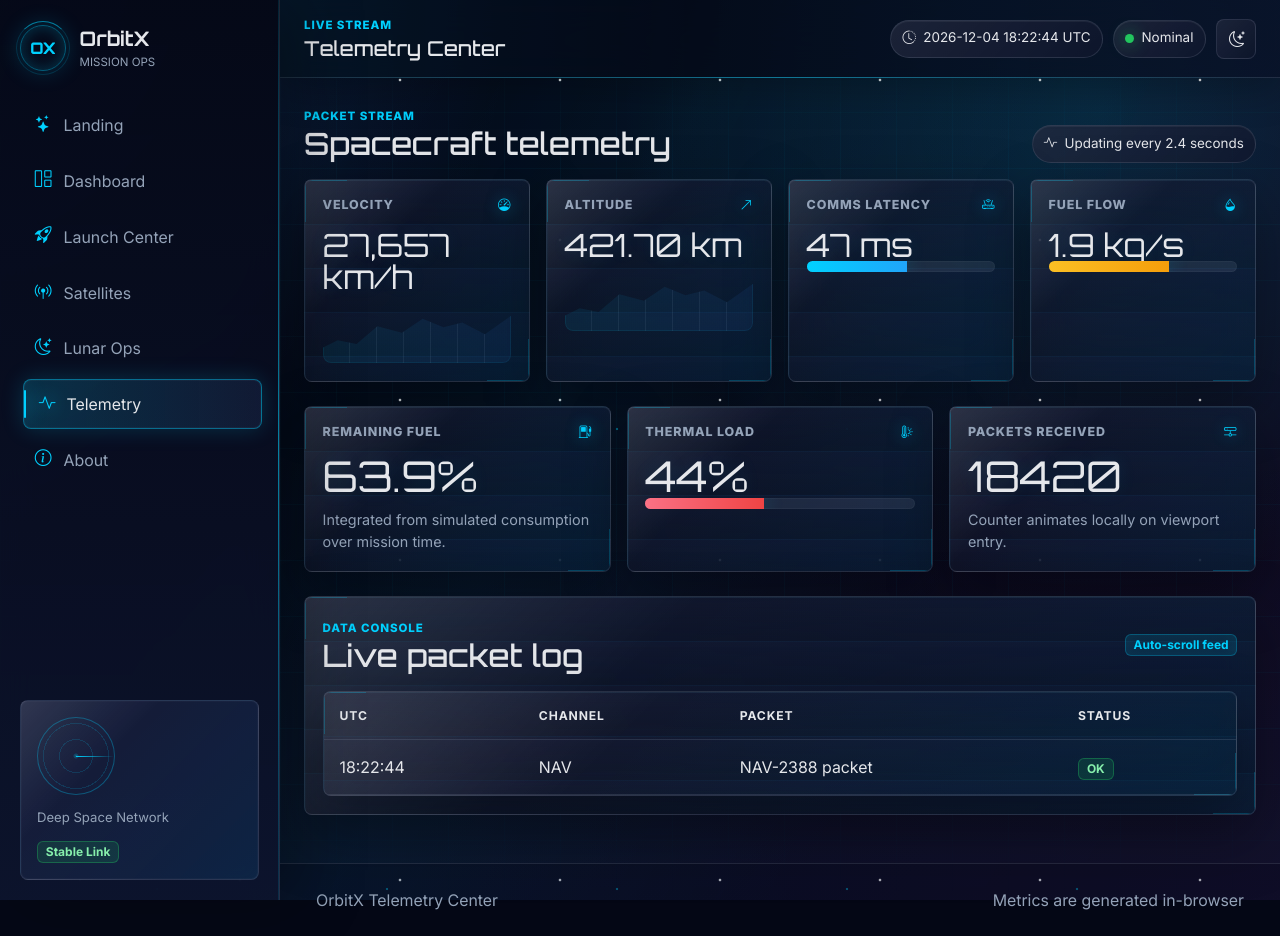
<file: telemetry.html>
﻿<!doctype html>
<html lang="en">
<head>
  <meta charset="utf-8">
  <meta name="viewport" content="width=device-width, initial-scale=1">
  <meta name="theme-color" content="#050816">
  <meta name="description" content="OrbitX telemetry center with dynamic velocity, altitude, latency, fuel, and communication metrics.">
  <title>OrbitX | Telemetry Center</title>
  <link rel="manifest" href="manifest.json">
  <link rel="apple-touch-icon" href="images/orbitx-icon-192.png">
  <link rel="preconnect" href="https://fonts.googleapis.com">
  <link rel="preconnect" href="https://fonts.gstatic.com" crossorigin>
  <link href="https://fonts.googleapis.com/css2?family=Inter:wght@400;500;600;700;800&family=Orbitron:wght@600;700;800;900&display=swap" rel="stylesheet">
  <link href="https://cdn.jsdelivr.net/npm/bootstrap@5.3.3/dist/css/bootstrap.min.css" rel="stylesheet">
  <link href="https://cdn.jsdelivr.net/npm/bootstrap-icons@1.11.3/font/bootstrap-icons.min.css" rel="stylesheet">
  <link rel="stylesheet" href="css/style.css">
  <link rel="stylesheet" href="css/responsive.css">
</head>
<body class="app-body" data-page="telemetry">
  <div class="starscape" aria-hidden="true"></div>




    <main class="page-content">
      <section class="page-section">
        <div class="d-flex align-items-end justify-content-between gap-3 flex-wrap mb-3">
          <div>
            <span class="eyebrow">Packet Stream</span>
            <h2 class="section-heading mb-0">Spacecraft telemetry</h2>
          </div>
          <span class="signal-pill"><i class="bi bi-activity"></i> Updating every 2.4 seconds</span>
        </div>
        <div class="telemetry-grid">
          <article class="metric-card metric-stream fade-in">
            <span class="card-label">Velocity <i class="bi bi-speedometer"></i></span>
            <p class="metric-value fs-2" id="velocityValue">--</p>
            <div class="sparkline"></div>
          </article>
          <article class="metric-card metric-stream fade-in delay-1">
            <span class="card-label">Altitude <i class="bi bi-arrow-up-right"></i></span>
            <p class="metric-value fs-2" id="altitudeValue">--</p>
            <div class="sparkline"></div>
          </article>
          <article class="metric-card metric-stream fade-in delay-2">
            <span class="card-label">Comms Latency <i class="bi bi-router"></i></span>
            <p class="metric-value fs-2" id="latencyValue">--</p>
            <div class="progress"><div class="progress-bar" id="latencyBar"></div></div>
          </article>
          <article class="metric-card metric-stream fade-in delay-3">
            <span class="card-label">Fuel Flow <i class="bi bi-droplet-half"></i></span>
            <p class="metric-value fs-2" id="fuelFlowValue">--</p>
            <div class="progress"><div class="progress-bar bg-warning" id="fuelFlowBar"></div></div>
          </article>
        </div>
      </section>

      <section class="page-section">
        <div class="row g-3">
          <div class="col-lg-4">
            <article class="metric-card h-100">
              <span class="card-label">Remaining Fuel <i class="bi bi-fuel-pump"></i></span>
              <p class="metric-value" id="remainingFuelValue">--</p>
              <p class="metric-note">Integrated from simulated consumption over mission time.</p>
            </article>
          </div>
          <div class="col-lg-4">
            <article class="metric-card h-100">
              <span class="card-label">Thermal Load <i class="bi bi-thermometer-sun"></i></span>
              <p class="metric-value" id="thermalLoadValue">--</p>
              <div class="progress"><div class="progress-bar bg-danger" id="thermalLoadBar"></div></div>
            </article>
          </div>
          <div class="col-lg-4">
            <article class="metric-card h-100">
              <span class="card-label">Packets Received <i class="bi bi-hdd-network"></i></span>
              <p class="metric-value"><span class="counter" data-target="18420"></span></p>
              <p class="metric-note">Counter animates locally on viewport entry.</p>
            </article>
          </div>
        </div>
      </section>

      <section class="page-section">
        <article class="glass-card">
          <div class="d-flex align-items-center justify-content-between gap-2 flex-wrap mb-3">
            <div>
              <span class="eyebrow">Data Console</span>
              <h2 class="section-heading mb-0">Live packet log</h2>
            </div>
            <span class="badge badge-soft">Auto-scroll feed</span>
          </div>
          <div class="orbit-table-wrap table-responsive">
            <table class="table orbit-table align-middle">
              <thead>
                <tr>
                  <th>UTC</th>
                  <th>Channel</th>
                  <th>Packet</th>
                  <th>Status</th>
                </tr>
              </thead>
              <tbody id="telemetryLogBody"></tbody>
            </table>
          </div>
        </article>
      </section>
    </main>


  <script src="https://cdn.jsdelivr.net/npm/bootstrap@5.3.3/dist/js/bootstrap.bundle.min.js"></script>
  <script src="js/layout.js"></script>
  <script src="js/app.js"></script>
  <script src="js/telemetry.js"></script>
</body>
</html>
</file>
<file: css/style.css>
:root {
  --bg: #050816;
  --panel: rgba(12, 18, 42, 0.72);
  --panel-strong: rgba(16, 24, 54, 0.88);
  --panel-soft: rgba(20, 30, 68, 0.48);
  --border: rgba(148, 163, 184, 0.18);
  --border-strong: rgba(0, 209, 255, 0.42);
  --cyan: #00d1ff;
  --blue: #3b82f6;
  --warning: #f59e0b;
  --danger: #ef4444;
  --success: #22c55e;
  --magenta: #d946ef;
  --text: #e5e7eb;
  --muted: #94a3b8;
  --body-font: "Inter", "Poppins", system-ui, -apple-system, BlinkMacSystemFont, "Segoe UI", sans-serif;
  --heading-font: "Orbitron", var(--body-font);
  --sidebar-width: 280px;
  --topbar-height: 78px;
  --radius: 8px;
  --shadow-cyan: 0 0 22px rgba(0, 209, 255, 0.18);
  --shadow-blue: 0 22px 60px rgba(0, 0, 0, 0.34);
  --glow-cyan: 0 0 28px rgba(0, 209, 255, 0.28);
  --glow-blue: 0 18px 60px rgba(59, 130, 246, 0.16);
  --glass-sheen: linear-gradient(135deg, rgba(255, 255, 255, 0.14), rgba(255, 255, 255, 0.025) 34%, rgba(0, 209, 255, 0.07));
  --panel-grid: linear-gradient(rgba(0, 209, 255, 0.035) 1px, transparent 1px), linear-gradient(90deg, rgba(0, 209, 255, 0.03) 1px, transparent 1px);
  --motion: 240ms cubic-bezier(0.2, 0.8, 0.2, 1);
}

* {
  box-sizing: border-box;
}

html {
  scroll-behavior: smooth;
}

body {
  min-height: 100vh;
  margin: 0;
  background:
    radial-gradient(circle at top left, rgba(59, 130, 246, 0.22), transparent 32rem),
    radial-gradient(circle at 86% 12%, rgba(0, 209, 255, 0.16), transparent 30rem),
    var(--bg);
  color: var(--text);
  font-family: var(--body-font);
  overflow-x: hidden;
  text-rendering: geometricPrecision;
  -webkit-font-smoothing: antialiased;
}

body.theme-light {
  --bg: #eef4ff;
  --panel: rgba(255, 255, 255, 0.74);
  --panel-strong: rgba(255, 255, 255, 0.9);
  --panel-soft: rgba(219, 234, 254, 0.7);
  --border: rgba(15, 23, 42, 0.13);
  --border-strong: rgba(37, 99, 235, 0.36);
  --text: #0f172a;
  --muted: #475569;
  background:
    radial-gradient(circle at top left, rgba(59, 130, 246, 0.16), transparent 32rem),
    radial-gradient(circle at 86% 12%, rgba(0, 209, 255, 0.15), transparent 30rem),
    var(--bg);
}

a {
  color: inherit;
  text-decoration: none;
}

.starscape {
  position: fixed;
  inset: 0;
  z-index: -2;
  background-image:
    radial-gradient(circle, rgba(255, 255, 255, 0.9) 0 1px, transparent 1.7px),
    radial-gradient(circle, rgba(0, 209, 255, 0.46) 0 1px, transparent 1.6px),
    linear-gradient(120deg, rgba(0, 209, 255, 0.08), transparent 28%, rgba(217, 70, 239, 0.06));
  background-position: 0 0, 42px 84px, center;
  background-size: 160px 160px, 230px 230px, cover;
  animation: starDrift 42s linear infinite;
}

.starscape::before {
  content: "";
  position: absolute;
  inset: 0;
  background:
    linear-gradient(115deg, transparent 0 18%, rgba(0, 209, 255, 0.08) 44%, transparent 72%),
    linear-gradient(180deg, transparent 0 48%, rgba(59, 130, 246, 0.07) 100%);
  opacity: 0.78;
}

.starscape::after {
  content: "";
  position: absolute;
  inset: 0;
  background:
    linear-gradient(rgba(0, 209, 255, 0.035) 1px, transparent 1px),
    linear-gradient(90deg, rgba(0, 209, 255, 0.035) 1px, transparent 1px);
  background-size: 56px 56px;
  mask-image: linear-gradient(to bottom, transparent, #000 18%, #000 82%, transparent);
}

.app-main {
  min-height: 100vh;
}

.mission-sidebar {
  position: fixed;
  inset: 0 auto 0 0;
  z-index: 1040;
  width: var(--sidebar-width);
  flex-direction: column;
  gap: 1.5rem;
  padding: 1.25rem;
  background: linear-gradient(180deg, rgba(5, 8, 22, 0.96), rgba(13, 20, 45, 0.92));
  border-right: 1px solid var(--border);
  box-shadow: 20px 0 60px rgba(0, 0, 0, 0.28), inset -1px 0 0 rgba(0, 209, 255, 0.12);
  backdrop-filter: blur(18px);
  overflow: hidden;
}

.mission-sidebar::before,
.topbar::before {
  content: "";
  position: absolute;
  pointer-events: none;
}

.mission-sidebar::before {
  top: 0;
  right: 0;
  width: 1px;
  height: 100%;
  background: linear-gradient(180deg, transparent, rgba(0, 209, 255, 0.74), transparent);
  opacity: 0.72;
}

.brand {
  display: flex;
  align-items: center;
  gap: 0.85rem;
  min-height: 56px;
}

.brand-mark {
  display: inline-grid;
  position: relative;
  width: 46px;
  height: 46px;
  place-items: center;
  border: 1px solid var(--border-strong);
  border-radius: 50%;
  color: var(--cyan);
  font-family: var(--heading-font);
  font-weight: 800;
  letter-spacing: 0;
  box-shadow: inset 0 0 16px rgba(0, 209, 255, 0.22), 0 0 24px rgba(0, 209, 255, 0.2);
}

.brand-mark::after {
  content: "";
  position: absolute;
  inset: -5px;
  border: 1px solid rgba(0, 209, 255, 0.16);
  border-top-color: rgba(0, 209, 255, 0.56);
  border-radius: 50%;
  animation: slowOrbit 9s linear infinite;
}

.brand strong {
  display: block;
  font-family: var(--heading-font);
  font-size: 1.25rem;
  letter-spacing: 0;
}

.brand small {
  display: block;
  color: var(--muted);
  font-size: 0.72rem;
  text-transform: uppercase;
}

.mission-nav {
  gap: 0.35rem;
}

.mission-nav .nav-link {
  display: flex;
  position: relative;
  align-items: center;
  gap: 0.75rem;
  min-height: 44px;
  padding: 0.72rem 0.86rem;
  border: 1px solid transparent;
  border-radius: var(--radius);
  color: var(--muted);
  overflow: hidden;
  transition: background var(--motion), border-color var(--motion), color var(--motion), transform var(--motion), box-shadow var(--motion);
}

.mission-nav .nav-link::before {
  content: "";
  position: absolute;
  left: 0;
  top: 10px;
  bottom: 10px;
  width: 2px;
  border-radius: 999px;
  background: var(--cyan);
  box-shadow: 0 0 18px rgba(0, 209, 255, 0.9);
  transform: scaleY(0);
  transform-origin: center;
  transition: transform var(--motion);
}

.mission-nav .nav-link i {
  color: var(--cyan);
  font-size: 1.05rem;
  transition: transform var(--motion), filter var(--motion);
}

.mission-nav .nav-link:hover,
.mission-nav .nav-link.active {
  color: var(--text);
  background:
    linear-gradient(90deg, rgba(0, 209, 255, 0.16), rgba(59, 130, 246, 0.08)),
    rgba(255, 255, 255, 0.018);
  border-color: var(--border-strong);
  box-shadow: inset 0 0 0 1px rgba(255, 255, 255, 0.035), var(--shadow-cyan);
  transform: translateX(3px);
}

.mission-nav .nav-link:hover::before,
.mission-nav .nav-link.active::before {
  transform: scaleY(1);
}

.mission-nav .nav-link:hover i,
.mission-nav .nav-link.active i {
  filter: drop-shadow(0 0 9px rgba(0, 209, 255, 0.75));
  transform: translateX(1px);
}

.sidebar-footer {
  margin-top: auto;
  padding: 1rem;
  border: 1px solid var(--border);
  border-radius: var(--radius);
  background:
    var(--glass-sheen),
    var(--panel-soft);
  box-shadow: inset 0 0 0 1px rgba(255, 255, 255, 0.025);
}

.mini-radar {
  position: relative;
  width: 78px;
  height: 78px;
  margin-bottom: 0.85rem;
  border: 1px solid rgba(0, 209, 255, 0.32);
  border-radius: 50%;
  background:
    radial-gradient(circle, rgba(0, 209, 255, 0.2) 0 2px, transparent 3px),
    repeating-radial-gradient(circle, rgba(0, 209, 255, 0.15) 0 1px, transparent 1px 16px);
  overflow: hidden;
}

.mini-radar span {
  position: absolute;
  left: 50%;
  top: 50%;
  width: 50%;
  height: 1px;
  background: linear-gradient(90deg, var(--cyan), transparent);
  transform-origin: left center;
  animation: radarSweep 3.5s linear infinite;
}

.sidebar-footer p {
  margin: 0 0 0.6rem;
  color: var(--muted);
  font-size: 0.82rem;
}

.orbit-offcanvas {
  color: var(--text);
  background: rgba(5, 8, 22, 0.96);
  border-right: 1px solid var(--border);
  backdrop-filter: blur(18px);
}

.app-main {
  margin-left: var(--sidebar-width);
}

.topbar {
  position: sticky;
  min-height: var(--topbar-height);
  padding: 0.75rem 1.5rem;
  border-bottom: 1px solid var(--border);
  background:
    linear-gradient(90deg, rgba(0, 209, 255, 0.05), transparent 42%, rgba(59, 130, 246, 0.06)),
    rgba(5, 8, 22, 0.72);
  backdrop-filter: blur(18px);
  box-shadow: 0 12px 38px rgba(0, 0, 0, 0.24);
}

.topbar::before {
  left: 0;
  right: 0;
  bottom: -1px;
  height: 1px;
  background: linear-gradient(90deg, transparent, rgba(0, 209, 255, 0.72), transparent);
  opacity: 0.64;
}

body.theme-light .topbar {
  background: rgba(238, 244, 255, 0.78);
}

.topbar-title {
  display: grid;
  gap: 0.1rem;
}

.topbar-title h1,
.topbar-title .page-title {
  margin: 0;
  font-family: var(--heading-font);
  font-size: clamp(1.1rem, 1.6vw, 1.55rem);
  letter-spacing: 0;
}

.eyebrow,
.page-kicker {
  color: var(--cyan);
  font-size: 0.72rem;
  font-weight: 800;
  letter-spacing: 0.08em;
  text-transform: uppercase;
}

.topbar-actions {
  display: flex;
  align-items: center;
  gap: 0.65rem;
  flex-wrap: wrap;
  justify-content: flex-end;
}

.clock-pill,
.status-pill,
.signal-pill {
  display: inline-flex;
  align-items: center;
  gap: 0.45rem;
  min-height: 38px;
  padding: 0.46rem 0.7rem;
  border: 1px solid var(--border);
  border-radius: 999px;
  background:
    linear-gradient(135deg, rgba(255, 255, 255, 0.075), rgba(255, 255, 255, 0.015)),
    var(--panel);
  color: var(--text);
  font-size: 0.84rem;
  box-shadow: inset 0 1px 0 rgba(255, 255, 255, 0.055);
}

.live-dot {
  width: 9px;
  height: 9px;
  border-radius: 50%;
  background: var(--success);
  box-shadow: 0 0 16px rgba(34, 197, 94, 0.72);
  animation: pulseGlow 1.7s ease-in-out infinite;
}

.icon-btn {
  display: inline-grid;
  width: 40px;
  height: 40px;
  place-items: center;
  border: 1px solid var(--border);
  border-radius: var(--radius);
  color: var(--text);
  background:
    linear-gradient(135deg, rgba(255, 255, 255, 0.075), rgba(255, 255, 255, 0.012)),
    var(--panel);
  transition: transform var(--motion), border-color var(--motion), box-shadow var(--motion), background var(--motion);
}

.icon-btn:hover,
.btn-orbit:hover {
  border-color: var(--border-strong);
  color: var(--text);
  box-shadow: var(--glow-cyan);
  transform: translateY(-2px);
}

.page-content {
  padding: 1.5rem;
}

.page-section {
  margin-bottom: 1.5rem;
}

.glass-card,
.feature-tile,
.metric-card,
.alert-panel,
.orbit-table-wrap {
  position: relative;
  border: 1px solid var(--border);
  border-radius: var(--radius);
  background:
    var(--panel-grid),
    var(--glass-sheen),
    linear-gradient(180deg, var(--panel), rgba(8, 13, 31, 0.6));
  background-size: 44px 44px, auto, auto;
  box-shadow: var(--shadow-blue), inset 0 1px 0 rgba(255, 255, 255, 0.045);
  backdrop-filter: blur(20px) saturate(125%);
  isolation: isolate;
  overflow: hidden;
}

body.theme-light .glass-card,
body.theme-light .feature-tile,
body.theme-light .metric-card,
body.theme-light .alert-panel,
body.theme-light .orbit-table-wrap {
  background:
    var(--panel-grid),
    var(--glass-sheen),
    linear-gradient(180deg, var(--panel), rgba(255, 255, 255, 0.68));
}

.glass-card > *,
.feature-tile > *,
.metric-card > *,
.alert-panel > *,
.orbit-table-wrap > * {
  position: relative;
  z-index: 1;
}

.glass-card::before,
.feature-tile::before,
.metric-card::before,
.alert-panel::before,
.orbit-table-wrap::before {
  content: "";
  position: absolute;
  inset: 0;
  z-index: 0;
  pointer-events: none;
  background: linear-gradient(120deg, transparent 0 28%, rgba(0, 209, 255, 0.14) 48%, transparent 68%);
  opacity: 0;
  transform: translateX(-35%);
  transition: opacity var(--motion), transform 700ms cubic-bezier(0.2, 0.8, 0.2, 1);
}

.glass-card::after,
.feature-tile::after,
.metric-card::after,
.alert-panel::after,
.orbit-table-wrap::after {
  content: "";
  position: absolute;
  inset: 0;
  z-index: 0;
  pointer-events: none;
  border-radius: inherit;
  background:
    linear-gradient(var(--cyan), var(--cyan)) left top / 42px 1px no-repeat,
    linear-gradient(var(--cyan), var(--cyan)) left top / 1px 42px no-repeat,
    linear-gradient(var(--cyan), var(--cyan)) right bottom / 42px 1px no-repeat,
    linear-gradient(var(--cyan), var(--cyan)) right bottom / 1px 42px no-repeat;
  opacity: 0.24;
  transition: opacity var(--motion), filter var(--motion);
}

.glass-card,
.metric-card {
  padding: 1.1rem;
  transition: transform var(--motion), border-color var(--motion), box-shadow var(--motion), background var(--motion);
}

.glass-card:hover,
.metric-card:hover,
.feature-tile:hover {
  border-color: rgba(0, 209, 255, 0.56);
  box-shadow: 0 24px 80px rgba(0, 0, 0, 0.3), var(--glow-cyan), var(--glow-blue), inset 0 1px 0 rgba(255, 255, 255, 0.07);
  transform: translateY(-4px);
}

.glass-card:hover::before,
.metric-card:hover::before,
.feature-tile:hover::before,
.alert-panel:hover::before,
.orbit-table-wrap:hover::before {
  opacity: 1;
  transform: translateX(35%);
}

.glass-card:hover::after,
.metric-card:hover::after,
.feature-tile:hover::after,
.alert-panel:hover::after,
.orbit-table-wrap:hover::after {
  opacity: 0.52;
  filter: drop-shadow(0 0 8px rgba(0, 209, 255, 0.54));
}

.card-label {
  display: flex;
  align-items: center;
  justify-content: space-between;
  gap: 0.75rem;
  margin-bottom: 0.8rem;
  color: var(--muted);
  font-size: 0.78rem;
  font-weight: 800;
  letter-spacing: 0.07em;
  text-transform: uppercase;
}

.card-label i {
  color: var(--cyan);
  filter: drop-shadow(0 0 8px rgba(0, 209, 255, 0.48));
}

.metric-value {
  margin: 0;
  font-family: var(--heading-font);
  font-size: clamp(1.7rem, 4vw, 2.65rem);
  line-height: 1;
  letter-spacing: 0;
  text-shadow: 0 0 18px rgba(0, 209, 255, 0.12);
}

.metric-value small {
  color: var(--muted);
  font-family: var(--body-font);
  font-size: 0.85rem;
  font-weight: 700;
}

.metric-note {
  margin: 0.75rem 0 0;
  color: var(--muted);
  font-size: 0.9rem;
}

.btn-orbit {
  --bs-btn-padding-x: 1rem;
  --bs-btn-padding-y: 0.7rem;
  border: 1px solid var(--border-strong);
  border-radius: var(--radius);
  background:
    linear-gradient(135deg, rgba(0, 209, 255, 0.26), rgba(59, 130, 246, 0.38)),
    linear-gradient(180deg, rgba(255, 255, 255, 0.1), transparent);
  color: var(--text);
  font-weight: 800;
  letter-spacing: 0.02em;
  box-shadow: inset 0 1px 0 rgba(255, 255, 255, 0.08), 0 0 20px rgba(0, 209, 255, 0.12);
  transition: transform var(--motion), box-shadow var(--motion), border-color var(--motion);
}

.btn-ghost {
  --bs-btn-padding-x: 1rem;
  --bs-btn-padding-y: 0.7rem;
  border: 1px solid var(--border);
  border-radius: var(--radius);
  background:
    linear-gradient(135deg, rgba(255, 255, 255, 0.06), transparent),
    var(--panel);
  color: var(--text);
  font-weight: 800;
  transition: transform var(--motion), box-shadow var(--motion), border-color var(--motion);
}

.btn-ghost:hover {
  border-color: rgba(0, 209, 255, 0.42);
  color: var(--text);
  box-shadow: var(--shadow-cyan);
  transform: translateY(-2px);
}

.btn-danger-orbit {
  border-color: rgba(239, 68, 68, 0.52);
  background: rgba(239, 68, 68, 0.16);
  color: #fecaca;
}

.badge-soft {
  border: 1px solid rgba(0, 209, 255, 0.28);
  background: rgba(0, 209, 255, 0.1);
  color: var(--cyan);
  box-shadow: inset 0 0 14px rgba(0, 209, 255, 0.06);
}

.badge-warning-soft {
  border: 1px solid rgba(245, 158, 11, 0.34);
  background: rgba(245, 158, 11, 0.14);
  color: #fcd34d;
}

.badge-danger-soft {
  border: 1px solid rgba(239, 68, 68, 0.34);
  background: rgba(239, 68, 68, 0.14);
  color: #fca5a5;
}

.badge-success-soft {
  border: 1px solid rgba(34, 197, 94, 0.34);
  background: rgba(34, 197, 94, 0.14);
  color: #86efac;
}

.progress {
  height: 0.68rem;
  border-radius: 999px;
  background: rgba(148, 163, 184, 0.13);
  box-shadow: inset 0 0 0 1px rgba(255, 255, 255, 0.035);
  overflow: hidden;
}

.progress-bar {
  background: linear-gradient(90deg, var(--cyan), var(--blue));
  background-size: 180% 100%;
  box-shadow: 0 0 20px rgba(0, 209, 255, 0.28);
  animation: dataFlow 4s ease-in-out infinite;
}

.progress-bar.bg-warning {
  background: linear-gradient(90deg, #fbbf24, var(--warning)) !important;
}

.progress-bar.bg-danger {
  background: linear-gradient(90deg, #fb7185, var(--danger)) !important;
}

.progress-bar.bg-success {
  background: linear-gradient(90deg, #4ade80, var(--success)) !important;
}

.landing-hero {
  min-height: calc(100vh - var(--topbar-height));
  display: grid;
  align-items: center;
  position: relative;
  overflow: hidden;
}

.landing-hero::before {
  content: "";
  position: absolute;
  inset: 0;
  z-index: -1;
  background:
    linear-gradient(90deg, rgba(5, 8, 22, 0.96) 0%, rgba(5, 8, 22, 0.74) 42%, rgba(5, 8, 22, 0.34) 100%),
    url("../images/orbitx-hero.png") center / cover no-repeat;
  opacity: 0.98;
}

.landing-hero::after {
  content: "";
  position: absolute;
  left: 0;
  right: 0;
  bottom: 0;
  height: 1px;
  background: linear-gradient(90deg, transparent, rgba(0, 209, 255, 0.78), transparent);
  opacity: 0.7;
}

body.theme-light .landing-hero::before {
  background:
    linear-gradient(90deg, rgba(238, 244, 255, 0.94) 0%, rgba(238, 244, 255, 0.7) 42%, rgba(238, 244, 255, 0.2) 100%),
    url("../images/orbitx-hero.png") center / cover no-repeat;
}

.hero-copy {
  max-width: 760px;
  padding: clamp(2rem, 5vw, 4.5rem) 0;
}

.hero-copy h2,
.hero-copy h1 {
  margin: 0 0 1rem;
  font-family: var(--heading-font);
  font-size: clamp(3rem, 8vw, 7.2rem);
  line-height: 0.95;
  letter-spacing: 0;
  text-shadow: 0 0 34px rgba(0, 209, 255, 0.2);
}

.hero-copy p {
  max-width: 650px;
  color: var(--muted);
  font-size: clamp(1rem, 2vw, 1.2rem);
}

.hero-actions {
  display: flex;
  flex-wrap: wrap;
  gap: 0.85rem;
  margin-top: 1.6rem;
}

.mission-stat-grid {
  margin-top: 2rem;
}

.stat-card {
  min-height: 132px;
}

.feature-tile {
  height: 100%;
  padding: 1.1rem;
}

.feature-icon {
  display: inline-grid;
  width: 44px;
  height: 44px;
  place-items: center;
  margin-bottom: 1rem;
  border: 1px solid var(--border-strong);
  border-radius: var(--radius);
  color: var(--cyan);
  background:
    linear-gradient(135deg, rgba(0, 209, 255, 0.16), rgba(59, 130, 246, 0.08)),
    rgba(0, 209, 255, 0.08);
  box-shadow: inset 0 0 18px rgba(0, 209, 255, 0.12);
}

.feature-tile h3,
.glass-card h2,
.glass-card h3,
.section-heading {
  font-family: var(--heading-font);
  letter-spacing: 0;
}

.section-heading {
  margin-bottom: 1rem;
  font-size: clamp(1.3rem, 2.4vw, 2rem);
}

.orbit-table-wrap {
  overflow: hidden;
}

.table {
  margin: 0;
  color: var(--text);
}

.orbit-table th {
  color: var(--muted);
  font-size: 0.76rem;
  letter-spacing: 0.07em;
  text-transform: uppercase;
  background: rgba(0, 209, 255, 0.035);
}

.orbit-table td,
.orbit-table th {
  padding: 0.9rem 1rem;
  border-color: var(--border);
  background: transparent;
  color: inherit;
}

.orbit-table tbody tr {
  transition: background var(--motion), color var(--motion);
}

.orbit-table tbody tr:hover {
  background: rgba(0, 209, 255, 0.055);
}

.alert-panel {
  padding: 1rem;
}

.alert-feed {
  display: grid;
  gap: 0.75rem;
  max-height: 430px;
  overflow: auto;
  padding-right: 0.35rem;
}

.orbit-alert {
  display: grid;
  grid-template-columns: auto 1fr;
  gap: 0.7rem;
  padding: 0.8rem;
  border: 1px solid var(--border);
  border-radius: var(--radius);
  background:
    linear-gradient(135deg, rgba(255, 255, 255, 0.055), rgba(255, 255, 255, 0.012)),
    rgba(255, 255, 255, 0.025);
  box-shadow: inset 2px 0 0 rgba(245, 158, 11, 0.54);
  transition: border-color var(--motion), transform var(--motion), box-shadow var(--motion);
}

.orbit-alert:hover {
  border-color: rgba(245, 158, 11, 0.38);
  box-shadow: inset 2px 0 0 rgba(245, 158, 11, 0.82), 0 0 22px rgba(245, 158, 11, 0.08);
  transform: translateX(2px);
}

.orbit-alert i {
  color: var(--warning);
}

.orbit-alert p {
  margin: 0;
  color: var(--muted);
  font-size: 0.88rem;
}

.pulse-alert {
  animation: pulseBorder 2.8s ease-in-out infinite;
}

.launch-clock {
  padding: clamp(1.4rem, 4vw, 2.2rem);
  text-align: center;
}

.countdown-display {
  margin: 0.5rem 0 1rem;
  font-family: var(--heading-font);
  font-size: clamp(3rem, 9vw, 7.4rem);
  line-height: 1;
  letter-spacing: 0;
  color: var(--cyan);
  text-shadow: 0 0 30px rgba(0, 209, 255, 0.28);
}

.stage-track {
  display: grid;
  grid-template-columns: repeat(5, 1fr);
  gap: 0.75rem;
}

.stage-step {
  position: relative;
  padding: 0.9rem 0.65rem;
  border: 1px solid var(--border);
  border-radius: var(--radius);
  background: var(--panel-soft);
  color: var(--muted);
  text-align: center;
  overflow: hidden;
  transition: border-color var(--motion), color var(--motion), box-shadow var(--motion), transform var(--motion);
}

.stage-step::before {
  content: "";
  position: absolute;
  inset: 0;
  background: linear-gradient(120deg, transparent, rgba(0, 209, 255, 0.12), transparent);
  opacity: 0;
  transform: translateX(-55%);
  transition: opacity var(--motion), transform 700ms cubic-bezier(0.2, 0.8, 0.2, 1);
}

.stage-step.active,
.stage-step.complete {
  border-color: var(--border-strong);
  color: var(--text);
  box-shadow: var(--shadow-cyan);
}

.stage-step:hover {
  transform: translateY(-2px);
}

.stage-step.active::before,
.stage-step:hover::before {
  opacity: 1;
  transform: translateX(55%);
}

.stage-step.complete::after {
  content: "";
  position: absolute;
  top: 10px;
  right: 10px;
  width: 8px;
  height: 8px;
  border-radius: 50%;
  background: var(--success);
}

.rocket-visual {
  position: relative;
  min-height: 360px;
  overflow: hidden;
}

.rocket-visual::before {
  content: "";
  position: absolute;
  inset: auto 14% 0 14%;
  height: 120px;
  background: radial-gradient(ellipse at center, rgba(0, 209, 255, 0.22), transparent 70%);
}

.rocket-body {
  position: absolute;
  left: 50%;
  bottom: 74px;
  width: 74px;
  height: 240px;
  border: 1px solid rgba(229, 231, 235, 0.62);
  border-radius: 46px 46px 14px 14px;
  background: linear-gradient(90deg, rgba(229, 231, 235, 0.88), rgba(148, 163, 184, 0.52), rgba(229, 231, 235, 0.9));
  transform: translateX(-50%);
  box-shadow: 0 0 30px rgba(0, 209, 255, 0.18);
}

.rocket-body::before,
.rocket-body::after {
  content: "";
  position: absolute;
  bottom: -18px;
  width: 28px;
  height: 72px;
  background: linear-gradient(180deg, var(--blue), #1e3a8a);
  clip-path: polygon(50% 0, 100% 100%, 0 100%);
}

.rocket-body::before {
  left: -24px;
}

.rocket-body::after {
  right: -24px;
}

.rocket-window {
  position: absolute;
  top: 48px;
  left: 50%;
  width: 32px;
  height: 32px;
  border: 4px solid rgba(5, 8, 22, 0.44);
  border-radius: 50%;
  background: var(--cyan);
  transform: translateX(-50%);
  box-shadow: 0 0 20px rgba(0, 209, 255, 0.7);
}

.rocket-flame {
  position: absolute;
  left: 50%;
  bottom: 18px;
  width: 46px;
  height: 80px;
  background: linear-gradient(180deg, #fef3c7, var(--warning), var(--danger));
  clip-path: polygon(50% 0, 100% 42%, 70% 100%, 50% 76%, 30% 100%, 0 42%);
  transform: translateX(-50%) scaleY(0.42);
  opacity: 0.55;
  transform-origin: top center;
  transition: transform 200ms ease, opacity 200ms ease;
}

.rocket-visual.igniting .rocket-flame {
  opacity: 1;
  animation: flamePulse 220ms ease-in-out infinite alternate;
}

.satellite-card {
  position: relative;
  overflow: hidden;
}

.satellite-card::after {
  content: "";
  position: absolute;
  inset: -80px -120px auto auto;
  width: 220px;
  height: 220px;
  border: 1px solid rgba(0, 209, 255, 0.2);
  border-radius: 50%;
}

.satellite-visual {
  display: grid;
  grid-template-columns: 1fr 54px 1fr;
  align-items: center;
  gap: 0.4rem;
  max-width: 210px;
  margin-bottom: 1rem;
}

.sat-panel {
  height: 36px;
  border: 1px solid rgba(0, 209, 255, 0.4);
  background:
    linear-gradient(90deg, rgba(0, 209, 255, 0.08), rgba(59, 130, 246, 0.2)),
    repeating-linear-gradient(90deg, transparent 0 12px, rgba(229, 231, 235, 0.16) 12px 13px);
  box-shadow: inset 0 0 16px rgba(0, 209, 255, 0.12);
}

.sat-core {
  height: 54px;
  border: 1px solid rgba(229, 231, 235, 0.36);
  border-radius: var(--radius);
  background: linear-gradient(135deg, rgba(229, 231, 235, 0.16), rgba(0, 209, 255, 0.18));
  box-shadow: inset 0 0 18px rgba(0, 209, 255, 0.18);
}

.lunar-band {
  position: relative;
  overflow: hidden;
}

.lunar-band::before {
  content: "";
  position: absolute;
  inset: auto 0 0;
  height: 90px;
  background:
    radial-gradient(ellipse at center, rgba(148, 163, 184, 0.2), transparent 70%),
    linear-gradient(180deg, transparent, rgba(148, 163, 184, 0.12));
}

.resource-grid {
  display: grid;
  gap: 1rem;
}

.resource-row {
  display: grid;
  gap: 0.5rem;
}

.resource-head {
  display: flex;
  align-items: center;
  justify-content: space-between;
  gap: 1rem;
}

.habitat-node {
  display: flex;
  align-items: center;
  gap: 0.75rem;
  padding: 0.75rem;
  border: 1px solid var(--border);
  border-radius: var(--radius);
  background:
    linear-gradient(135deg, rgba(255, 255, 255, 0.055), transparent),
    rgba(255, 255, 255, 0.028);
  transition: border-color var(--motion), box-shadow var(--motion), transform var(--motion);
}

.habitat-node:hover {
  border-color: rgba(0, 209, 255, 0.34);
  box-shadow: var(--shadow-cyan);
  transform: translateY(-2px);
}

.node-light {
  width: 11px;
  height: 11px;
  border-radius: 50%;
  background: var(--success);
  box-shadow: 0 0 16px rgba(34, 197, 94, 0.7);
}

.node-light.warning {
  background: var(--warning);
  box-shadow: 0 0 16px rgba(245, 158, 11, 0.72);
}

.telemetry-grid {
  display: grid;
  grid-template-columns: repeat(4, minmax(0, 1fr));
  gap: 1rem;
}

.metric-stream {
  min-height: 184px;
}

.sparkline {
  width: 100%;
  height: 54px;
  margin-top: 1rem;
  border-radius: var(--radius);
  background:
    linear-gradient(90deg, rgba(0, 209, 255, 0.08), rgba(59, 130, 246, 0.08)),
    repeating-linear-gradient(90deg, transparent 0 26px, rgba(148, 163, 184, 0.1) 26px 27px);
  box-shadow: inset 0 0 0 1px rgba(0, 209, 255, 0.08);
  clip-path: polygon(0 72%, 8% 58%, 18% 65%, 29% 32%, 42% 44%, 53% 18%, 64% 34%, 74% 25%, 86% 47%, 100% 12%, 100% 100%, 0 100%);
  animation: telemetryPulse 4.5s ease-in-out infinite;
}

.accordion {
  --bs-accordion-bg: transparent;
  --bs-accordion-border-color: var(--border);
  --bs-accordion-active-bg: rgba(0, 209, 255, 0.08);
  --bs-accordion-active-color: var(--text);
  --bs-accordion-btn-color: var(--text);
  --bs-accordion-color: var(--text);
  --bs-accordion-btn-focus-box-shadow: 0 0 0 0.2rem rgba(0, 209, 255, 0.16);
}

.accordion-button {
  font-weight: 800;
  background: var(--panel);
}

.accordion-button:not(.collapsed) {
  color: var(--text);
}

.modal-content,
.toast {
  border: 1px solid var(--border);
  background:
    var(--glass-sheen),
    rgba(8, 13, 31, 0.96);
  color: var(--text);
  backdrop-filter: blur(18px);
  box-shadow: 0 24px 80px rgba(0, 0, 0, 0.34), var(--shadow-cyan);
}

body.theme-light .modal-content,
body.theme-light .toast {
  background: rgba(255, 255, 255, 0.96);
}

.toast-header {
  color: var(--text);
}

.modal-header,
.modal-footer {
  border-color: var(--border);
}

.footer {
  padding: 1.5rem;
  color: var(--muted);
  border-top: 1px solid var(--border);
  background: rgba(5, 8, 22, 0.24);
}

.fade-in {
  animation: fadeInUp 650ms ease both;
}

.delay-1 {
  animation-delay: 90ms;
}

.delay-2 {
  animation-delay: 180ms;
}

.delay-3 {
  animation-delay: 270ms;
}

@keyframes starDrift {
  from {
    background-position: 0 0, 42px 84px, center;
  }
  to {
    background-position: 220px 360px, -160px 420px, center;
  }
}

@keyframes radarSweep {
  to {
    transform: rotate(360deg);
  }
}

@keyframes slowOrbit {
  to {
    transform: rotate(360deg);
  }
}

@keyframes dataFlow {
  0%,
  100% {
    background-position: 0% 50%;
  }
  50% {
    background-position: 100% 50%;
  }
}

@keyframes telemetryPulse {
  50% {
    filter: brightness(1.22);
  }
}

@keyframes pulseGlow {
  50% {
    opacity: 0.42;
    transform: scale(0.85);
  }
}

@keyframes pulseBorder {
  50% {
    border-color: rgba(245, 158, 11, 0.6);
    box-shadow: 0 0 24px rgba(245, 158, 11, 0.18);
  }
}

@keyframes flamePulse {
  to {
    transform: translateX(-50%) scaleY(1);
  }
}

@keyframes fadeInUp {
  from {
    opacity: 0;
    transform: translateY(18px);
  }
  to {
    opacity: 1;
    transform: translateY(0);
  }
}
</file>
<file: css/responsive.css>
@media (max-width: 1199.98px) {
  .telemetry-grid {
    grid-template-columns: repeat(2, minmax(0, 1fr));
  }
}

@media (max-width: 991.98px) {
  :root {
    --topbar-height: auto;
  }

  .app-main {
    margin-left: 0;
  }

  .topbar {
    gap: 0.8rem;
    align-items: flex-start;
  }

  .topbar-title {
    min-width: 0;
  }

  .topbar-actions {
    width: 100%;
    justify-content: flex-start;
  }

  .landing-hero {
    min-height: auto;
  }

  .landing-hero::before {
    background:
      linear-gradient(180deg, rgba(5, 8, 22, 0.95) 0%, rgba(5, 8, 22, 0.76) 58%, rgba(5, 8, 22, 0.9) 100%),
      url("../images/orbitx-hero.png") center / cover no-repeat;
  }

  body.theme-light .landing-hero::before {
    background:
      linear-gradient(180deg, rgba(238, 244, 255, 0.95) 0%, rgba(238, 244, 255, 0.72) 58%, rgba(238, 244, 255, 0.9) 100%),
      url("../images/orbitx-hero.png") center / cover no-repeat;
  }

  .stage-track {
    grid-template-columns: repeat(2, 1fr);
  }
}

@media (max-width: 767.98px) {
  .page-content {
    padding: 1rem;
  }

  .topbar {
    padding: 0.85rem 1rem;
  }

  .clock-pill,
  .status-pill,
  .signal-pill {
    min-height: 34px;
    font-size: 0.78rem;
  }

  .hero-copy {
    padding: 3rem 0;
  }

  .hero-actions .btn {
    width: 100%;
  }

  .telemetry-grid {
    grid-template-columns: 1fr;
  }

  .metric-card {
    min-height: auto;
  }

  .stage-track {
    grid-template-columns: 1fr;
  }

  .rocket-visual {
    min-height: 300px;
  }

  .rocket-body {
    height: 196px;
  }

  .countdown-display {
    font-size: clamp(2.6rem, 16vw, 4.8rem);
  }

  .orbit-table td,
  .orbit-table th {
    white-space: nowrap;
  }
}

@media (max-width: 480px) {
  .topbar-title h1,
  .topbar-title .page-title {
    font-size: 1rem;
  }

  .brand strong {
    font-size: 1.05rem;
  }

  .hero-copy h1 {
    font-size: clamp(2.6rem, 22vw, 4.2rem);
  }

  .metric-value {
    font-size: 1.9rem;
  }
}

@media (prefers-reduced-motion: reduce) {
  *,
  *::before,
  *::after {
    animation-duration: 0.001ms !important;
    animation-iteration-count: 1 !important;
    scroll-behavior: auto !important;
    transition-duration: 0.001ms !important;
  }
}
</file>
